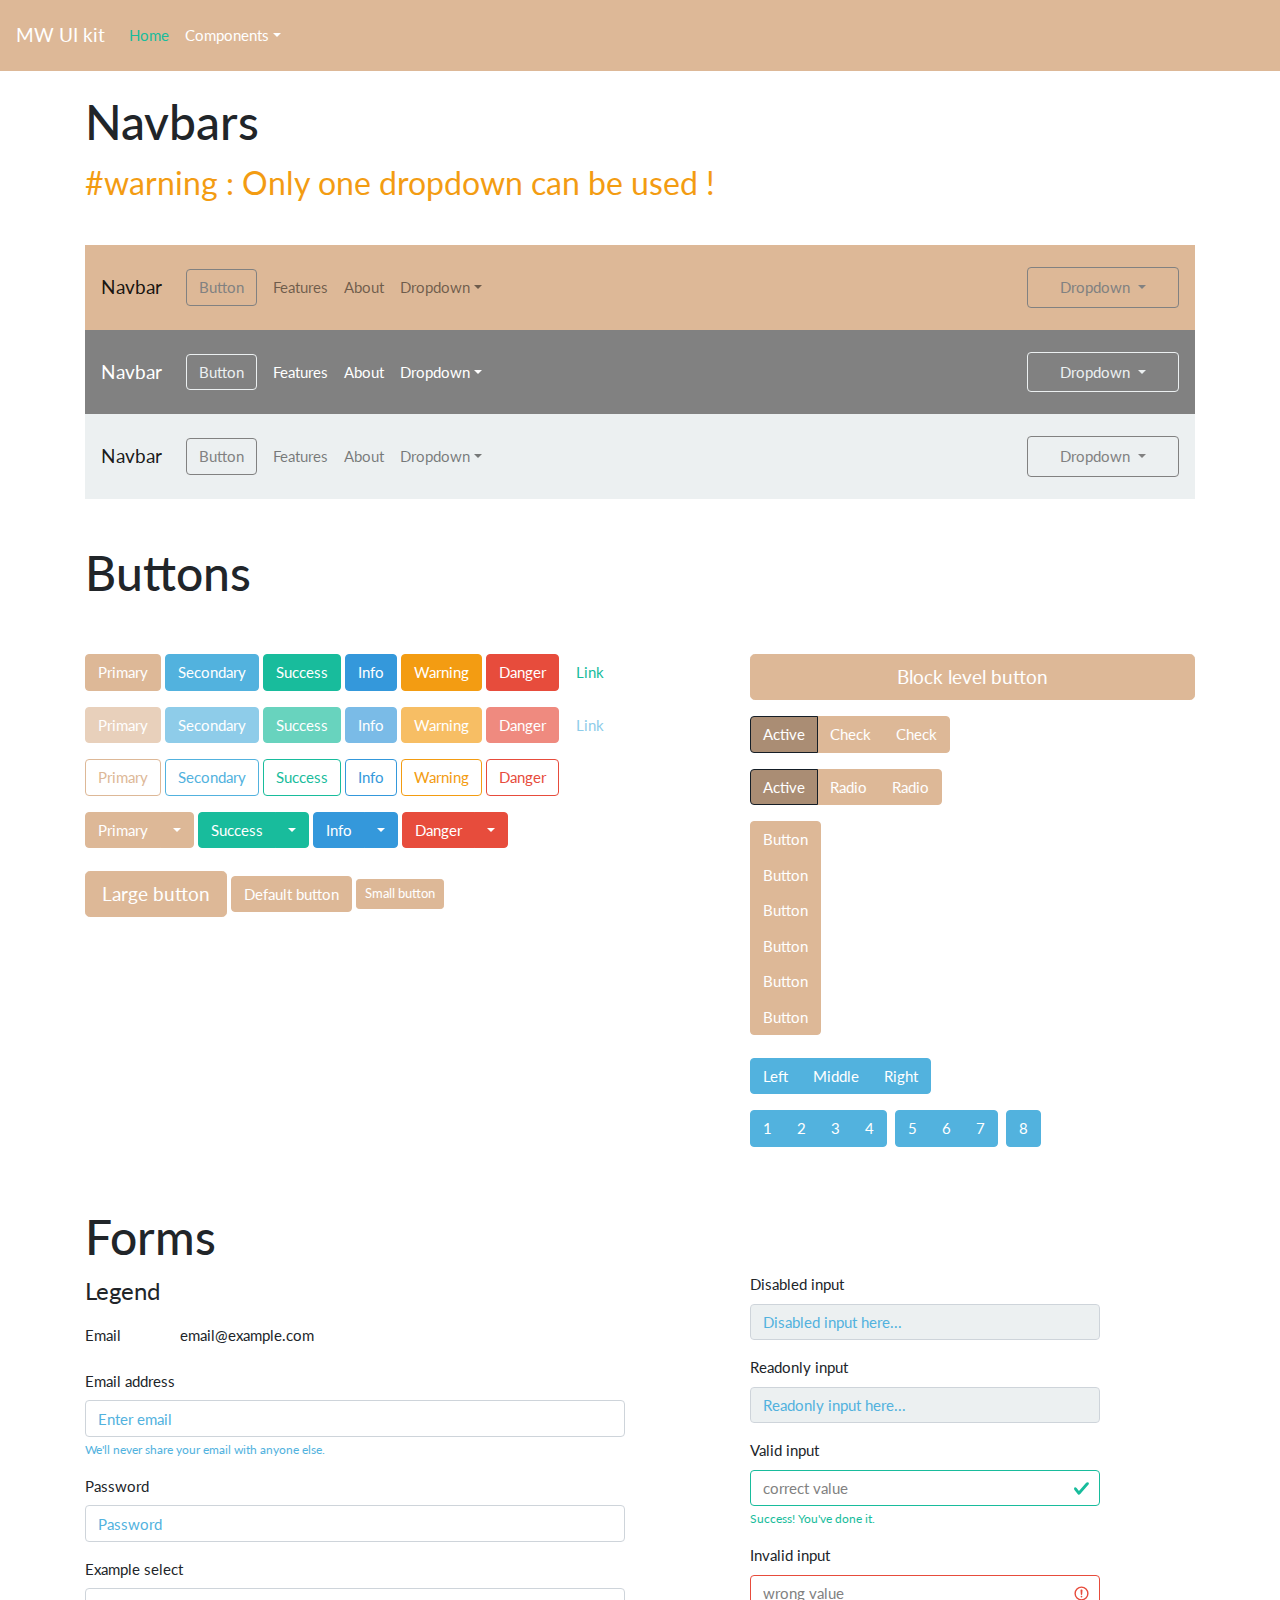
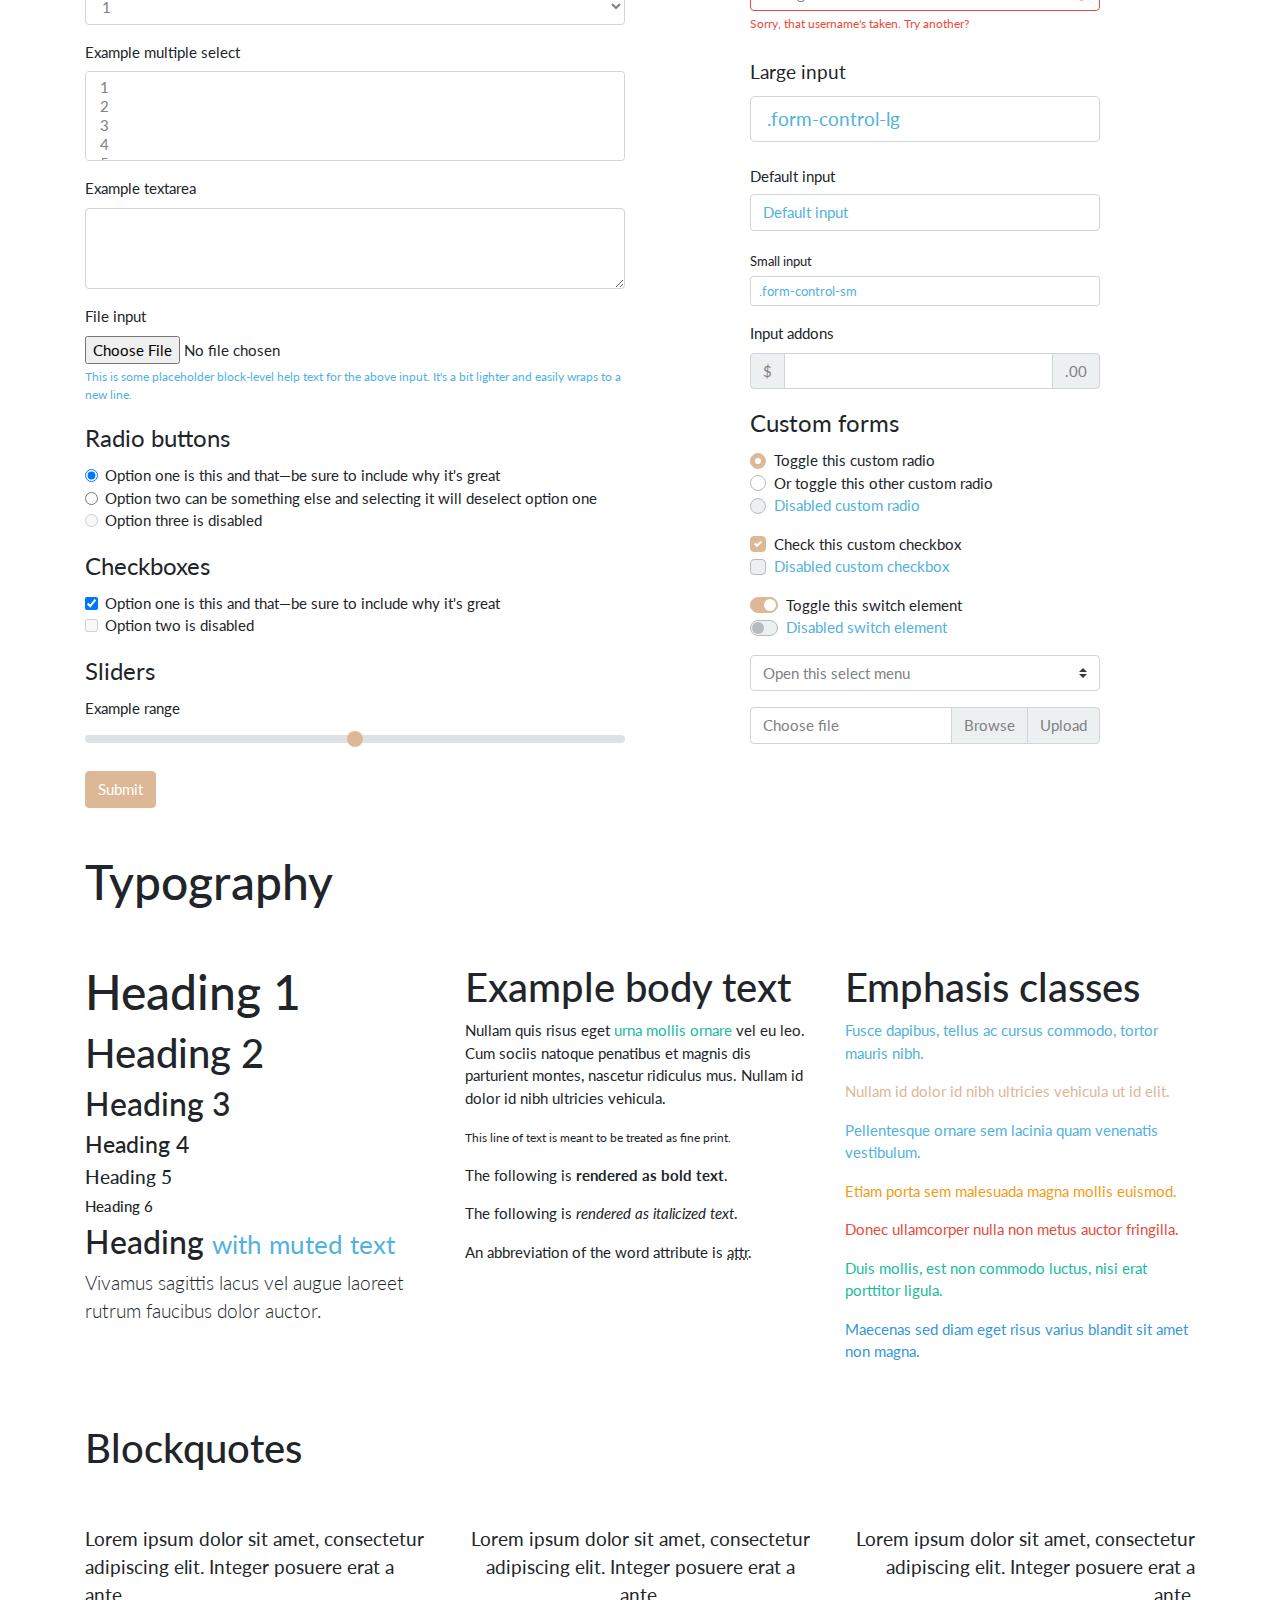
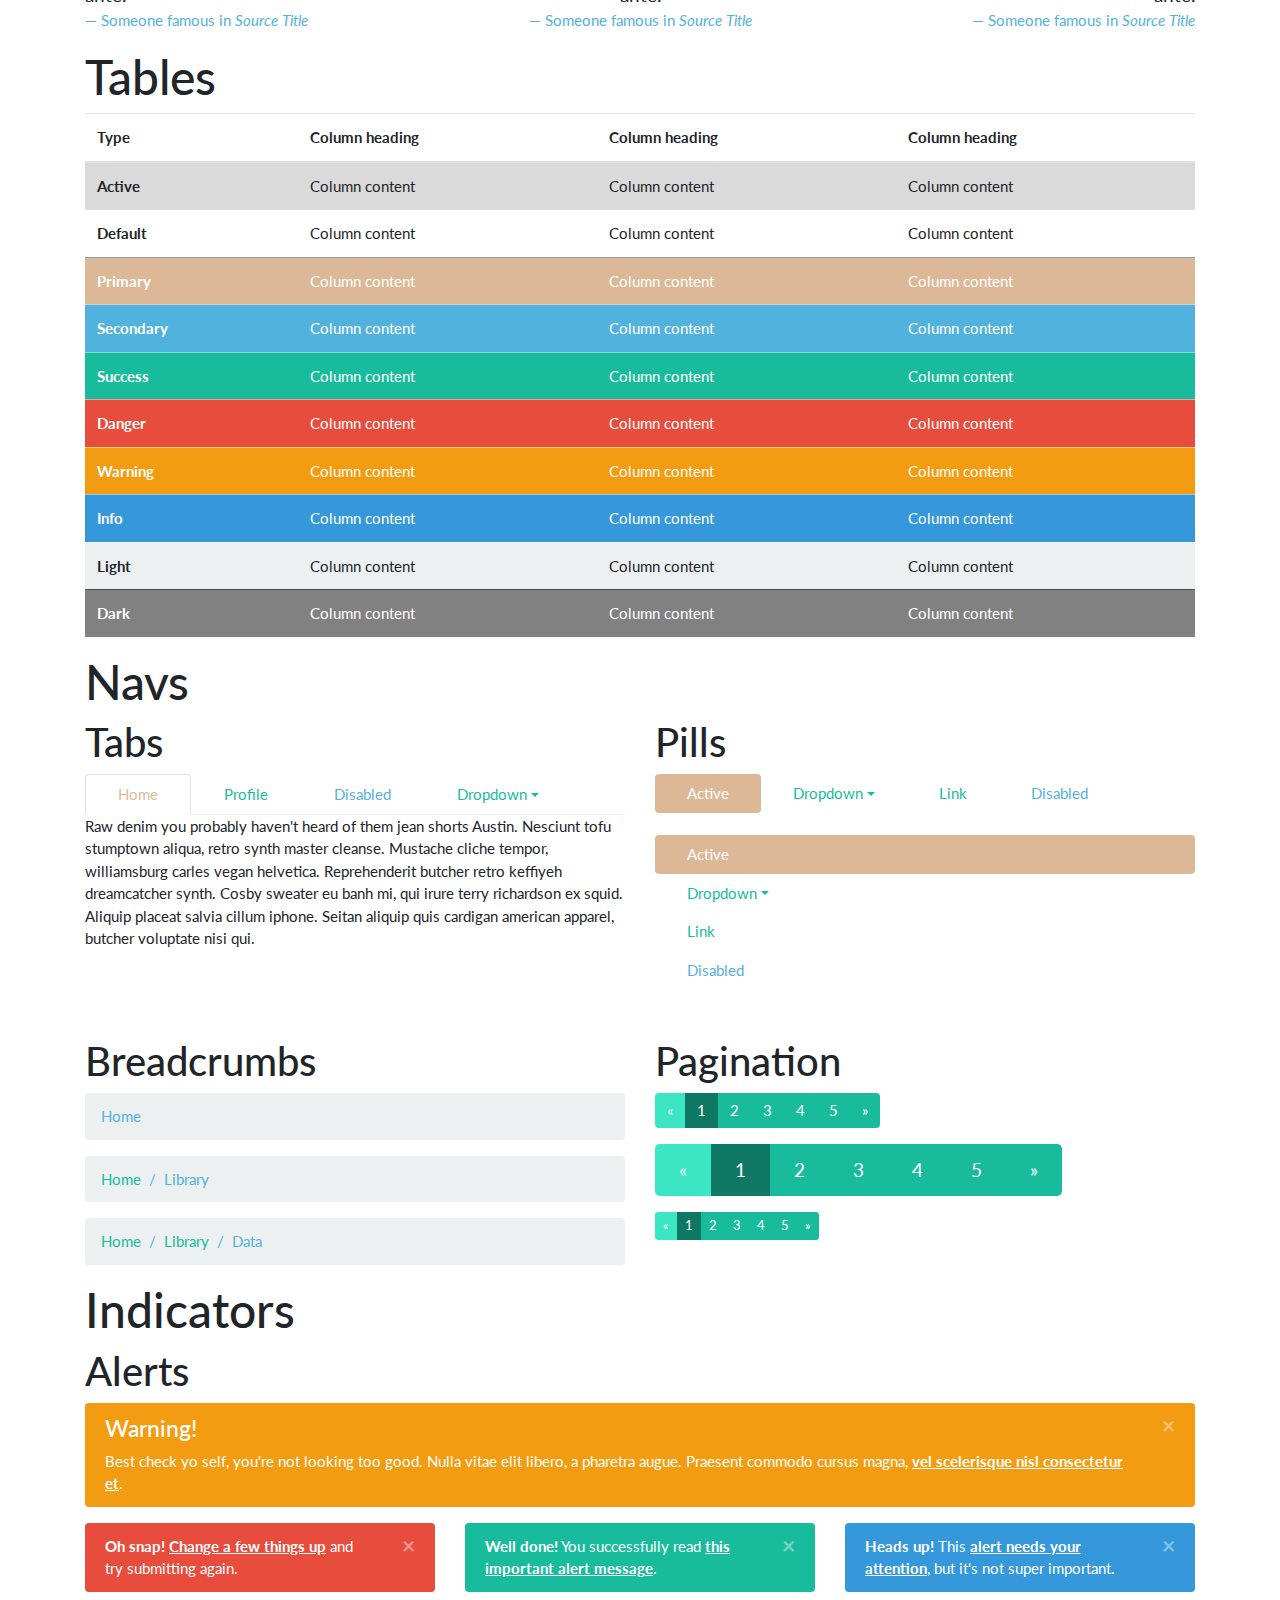
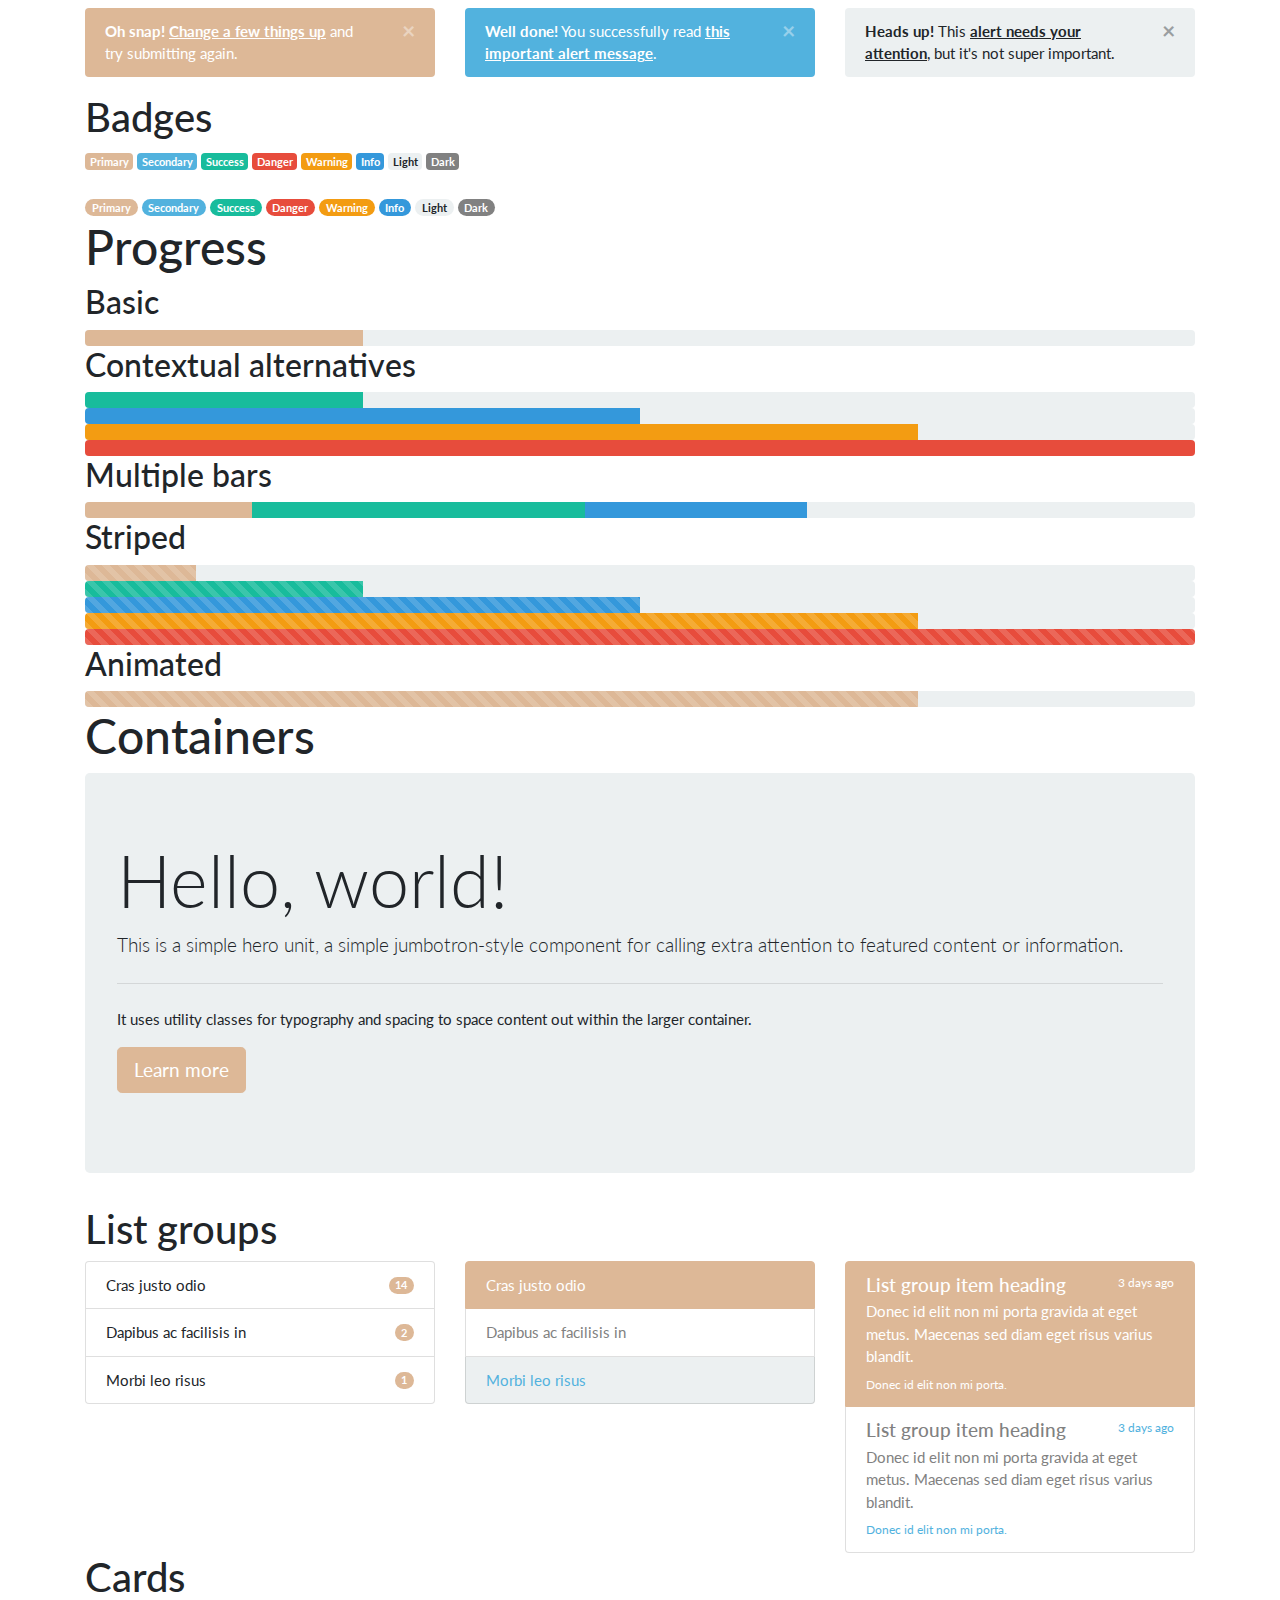
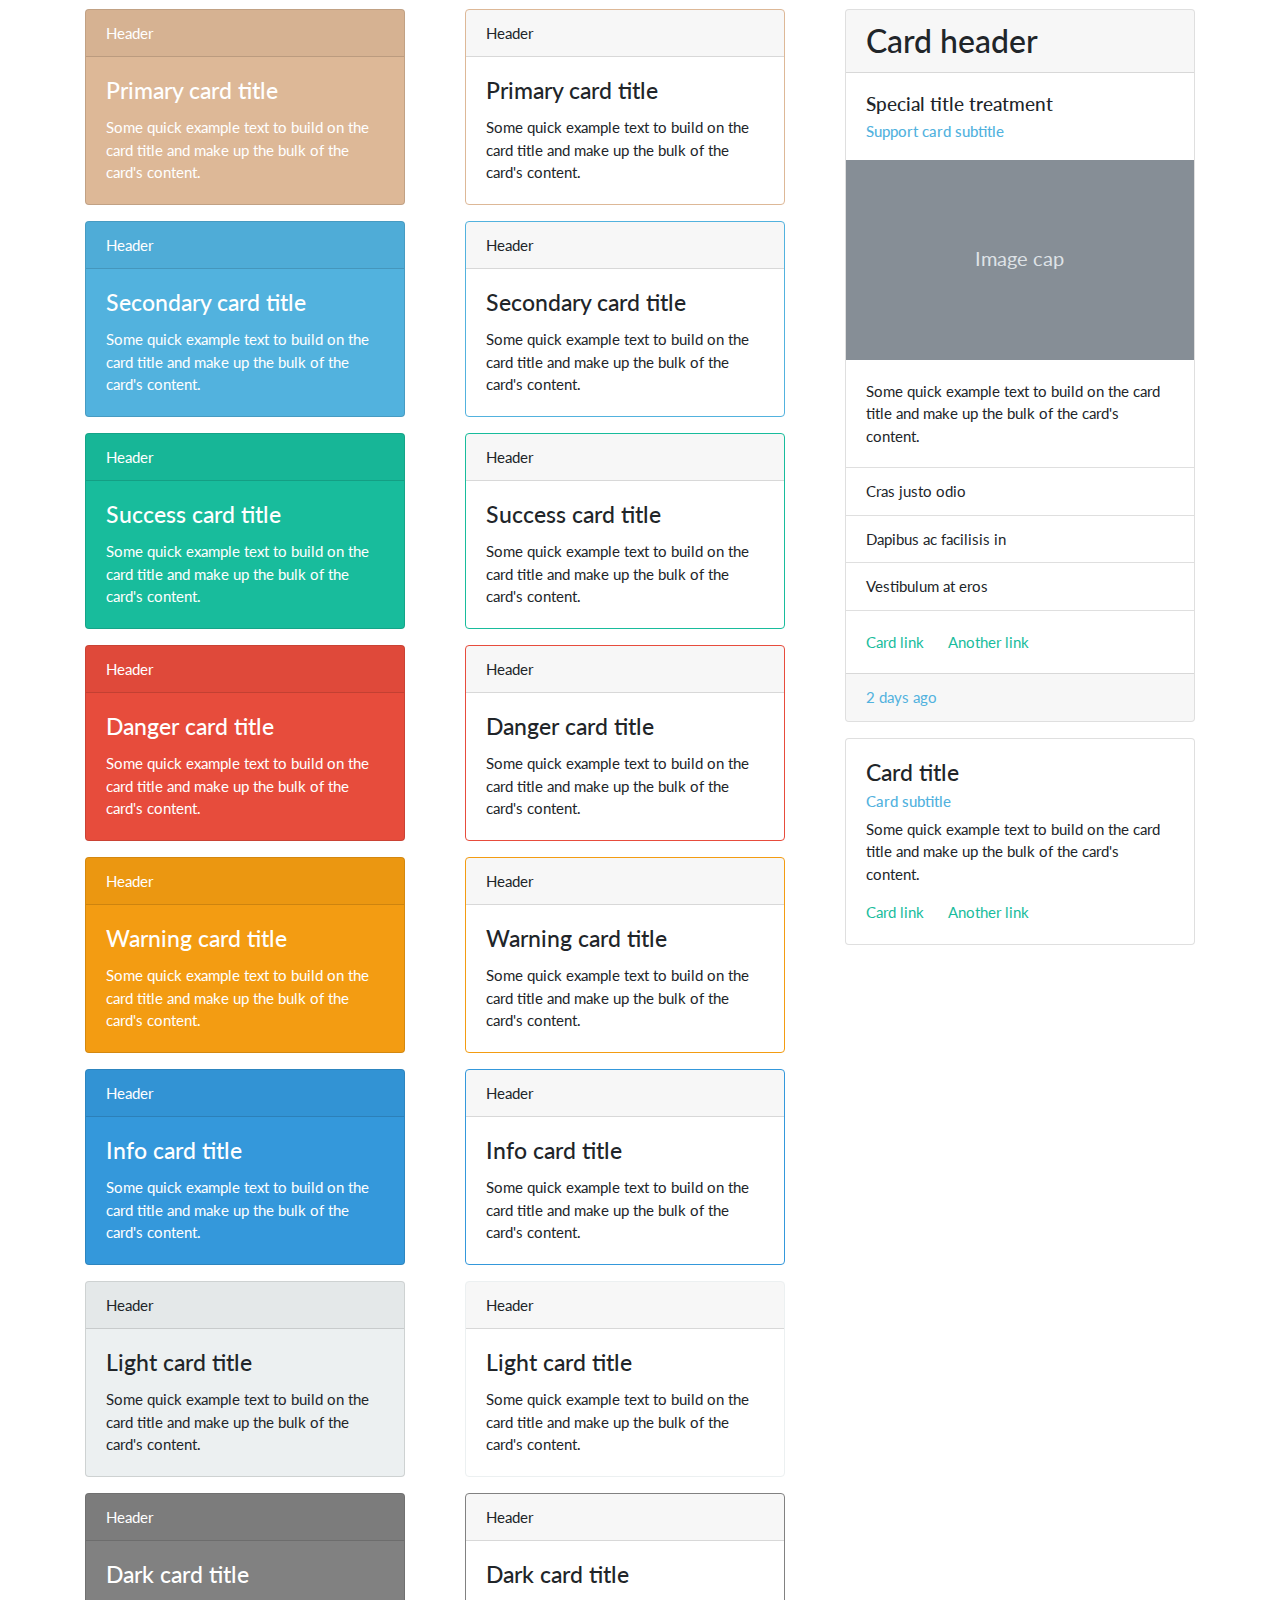
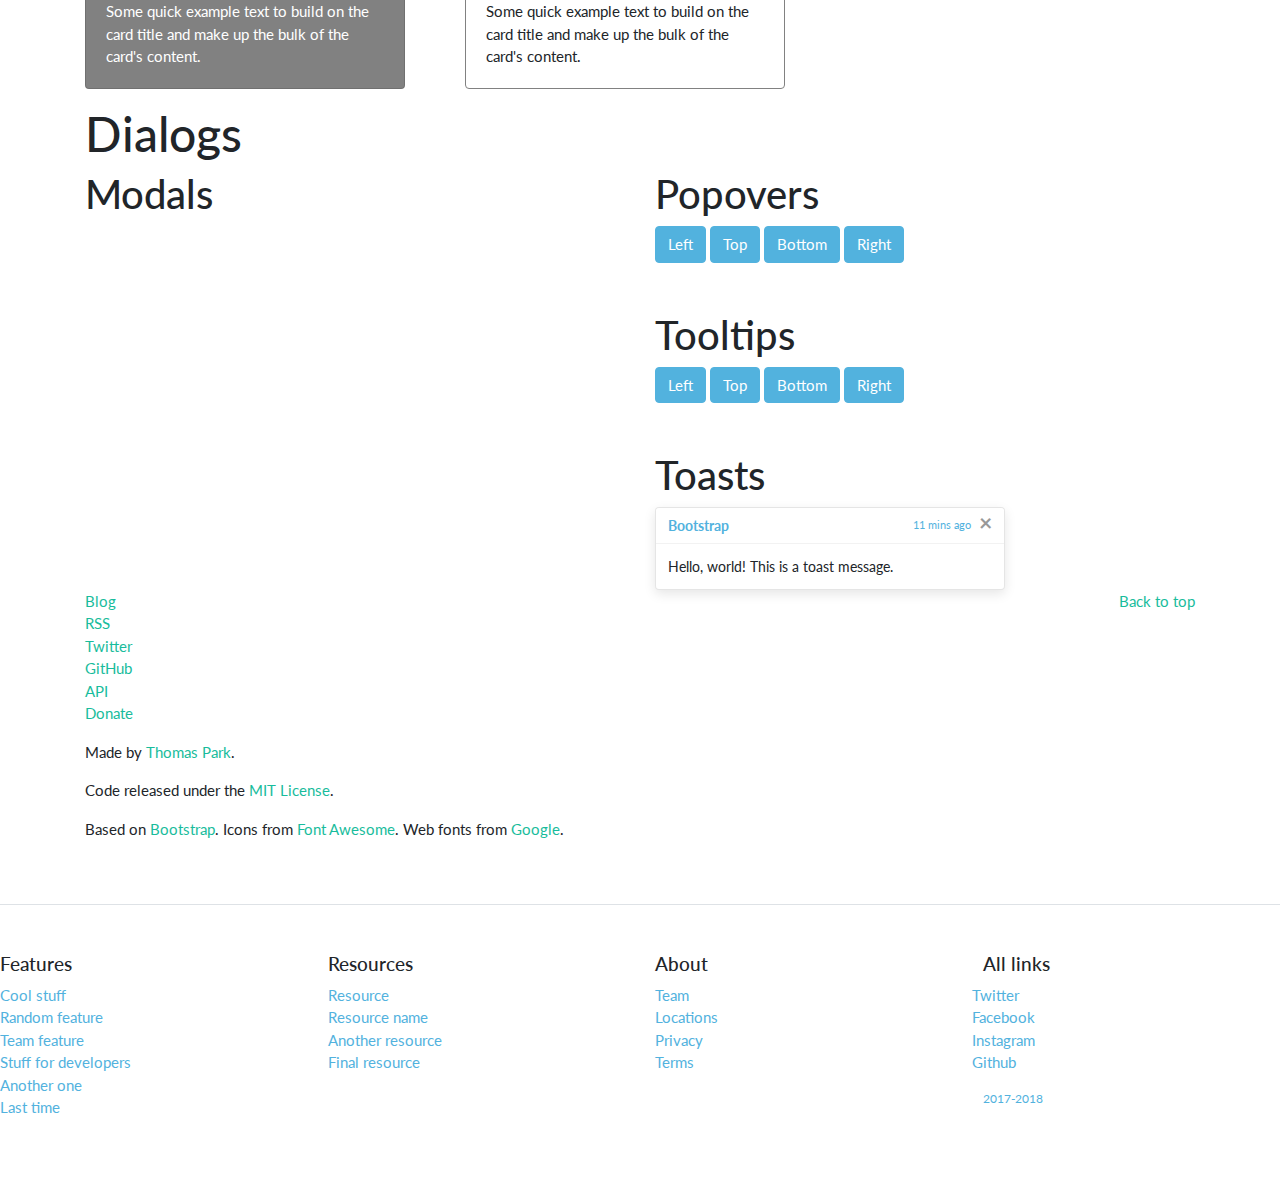
<file: index.html>
<!DOCTYPE html>
<html lang="en">
  <head>
    <meta charset="utf-8">
    <title>Bootswatch: Flatly</title>
    <meta name="viewport" content="width=device-width, initial-scale=1">
    <link rel="stylesheet" href="style.css">

    <link rel="stylesheet" href="https://use.fontawesome.com/releases/v5.15.1/css/all.css" integrity="sha384-vp86vTRFVJgpjF9jiIGPEEqYqlDwgyBgEF109VFjmqGmIY/Y4HV4d3Gp2irVfcrp" crossorigin="anonymous">


    <!-- <link rel="stylesheet" href="../_assets/css/custom.min.css"> -->
    <!-- Global Site Tag (gtag.js) - Google Analytics -->
    <script async src="https://www.googletagmanager.com/gtag/js?id=UA-23019901-1"></script>
    <script>
      window.dataLayer = window.dataLayer || [];
      function gtag(){dataLayer.push(arguments);}
      gtag('js', new Date());

      gtag('config', 'UA-23019901-1');
    </script>

    <link href="https://fonts.googleapis.com/css2?family=Headland+One&family=Open+Sans&display=swap" rel="stylesheet"> 
  </head>

  <body>

    <div class="bs-component sticky-top">
      <nav class="navbar navbar-expand-lg navbar-dark bg-primary">
        <a class="navbar-brand" href="index.html">MW UI kit</a>
        <button class="navbar-toggler" type="button" data-toggle="collapse" data-target="#navbarColor00" aria-controls="navbarColor00" aria-expanded="false" aria-label="Toggle navigation">
          <span class="navbar-toggler-icon"></span>
        </button>

        <div class="collapse navbar-collapse" id="navbarColor00">
          <ul class="navbar-nav mr-auto">
            <li class="nav-item active">
              <a class="nav-link" href="index.html">Home
                <span class="sr-only">(current)</span>
              </a>
            </li>
            <li class="nav-item dropdown">
              <a class="nav-link dropdown-toggle" data-toggle="dropdown" href="#" role="button" aria-haspopup="true" aria-expanded="false">Components</a>
              <div class="dropdown-menu">
                <a class="dropdown-item" href="navbar.html">Navbar</a>
                <a class="dropdown-item" href="footer.html">Footer</a>
                <a class="dropdown-item" href="forms.html">Forms</a>
                <a class="dropdown-item" href="banners.html">Banners</a>
                <div class="dropdown-divider"></div>
                <a class="dropdown-item" href="cards.html">Cards</a>
                <a class="dropdown-item" href="cards_list.html">Cards list</a>
                <div class="dropdown-divider"></div>
                <a class="dropdown-item" href="comments.html">Comments</a>
                <a class="dropdown-item" href="comments_list.html">Comments list</a>
                <div class="dropdown-divider"></div>
                <a class="dropdown-item" href="landing_pages.html">Landing pages</a>
                <a class="dropdown-item" href="elements.html">Elements</a>
                <a class="dropdown-item" href="my_organism.html">My organism</a>
              </div>
            </li>
          </ul>
        </div>
      </nav>
    </div>

    <div class="container">
      <!-- <div class="page-header" id="banner">
        <div class="row">
          <div class="col-lg-8 col-md-7 col-sm-6">
            <h1>Flatly</h1>
            <p class="lead">Flat and modern</p>
          </div>
        </div>
      </div> -->

      <!-- Navbar
      ================================================== -->
      <div class="bs-docs-section clearfix">
        <div class="row">
          <div class="col-lg-12">
            <br>
            <div class="page-header">
              <h1 id="navbars">Navbars</h1>
              <p class="text-warning" style="font-size:xx-large;">#warning : Only one dropdown can be used !</p>
            </div>
            <br>
            <div class="bs-component">
              <nav class="navbar navbar-expand-lg navbar-light bg-primary">
                <a class="navbar-brand" href="#">Navbar</a>
                <a class="navbar-toggler" href="#" style="border: none;">Kit UI MW</a>
                <button class="navbar-toggler" type="button" data-toggle="collapse" data-target="#navbarColor01" aria-controls="navbarColor01" aria-expanded="false" aria-label="Toggle navigation">
                  <span class="navbar-toggler-icon"></span>
                </button>
    
                <div class="collapse navbar-collapse" id="navbarColor01">
                  <ul class="navbar-nav mr-auto">
                    <li class="nav-item">
                      <a class="nav-link" href="#"><button class="btn btn-outline-dark">Button</button></a>
                    </li>
                    <li class="nav-item my-auto">
                      <a class="nav-link" href="#">Features</a>
                    </li>
                    <li class="nav-item my-auto">
                      <a class="nav-link" href="#">About</a>
                    </li>
                    <li class="nav-item dropdown my-auto">
                      <a class="nav-link dropdown-toggle" data-toggle="dropdown" href="#" role="button" aria-haspopup="true" aria-expanded="false">Dropdown</a>
                      <div class="dropdown-menu">
                        <a class="dropdown-item" href="#">Action</a>
                        <a class="dropdown-item" href="#">Another action</a>
                        <a class="dropdown-item" href="#">Something else here</a>
                        <div class="dropdown-divider"></div>
                        <a class="dropdown-item" href="#">Separated link</a>
                      </div>
                    </li>
                  </ul>
    
                  <a class="nav-link btn btn-outline-dark dropdown-toggle" href="#" id="navbarDropdownMenuLink" role="button" data-toggle="dropdown" aria-haspopup="true" aria-expanded="false">
                    Dropdown
                  </a>
                  <div class="dropdown-menu dropdown-menu-right">
                    <a class="dropdown-item" href="#">Action</a>
                    <a class="dropdown-item" href="#">Another action</a>
                    <a class="dropdown-item" href="#">Something else here</a>
                    <div class="dropdown-divider"></div>
                    <a class="dropdown-item" href="#">Separated link</a>
                  </div>
                </div>
              </nav>
            </div>
    
            <div class="bs-component">
              <nav class="navbar navbar-expand-lg navbar-dark bg-dark">
                <a class="navbar-brand" href="#">Navbar</a>
                <a class="navbar-toggler" href="#" style="border: none;">Kit UI MW</a>
                <button class="navbar-toggler" type="button" data-toggle="collapse" data-target="#navbarColor02" aria-controls="navbarColor02" aria-expanded="false" aria-label="Toggle navigation">
                  <span class="navbar-toggler-icon"></span>
                </button>
    
                <div class="collapse navbar-collapse" id="navbarColor02">
                  <ul class="navbar-nav mr-auto">
                    <li class="nav-item">
                      <a class="nav-link" href="#"><button class="btn btn-outline-light">Button</button></a>
                    </li>
                    <li class="nav-item my-auto">
                      <a class="nav-link" href="#">Features</a>
                    </li>
                    <li class="nav-item my-auto">
                      <a class="nav-link" href="#">About</a>
                    </li>
                    <li class="nav-item dropdown my-auto">
                      <a class="nav-link dropdown-toggle" data-toggle="dropdown" href="#" role="button" aria-haspopup="true" aria-expanded="false">Dropdown</a>
                      <div class="dropdown-menu">
                        <a class="dropdown-item" href="#">Action</a>
                        <a class="dropdown-item" href="#">Another action</a>
                        <a class="dropdown-item" href="#">Something else here</a>
                        <div class="dropdown-divider"></div>
                        <a class="dropdown-item" href="#">Separated link</a>
                      </div>
                    </li>
                  </ul>
    
                  <a class="nav-link btn btn-outline-light dropdown-toggle" href="#" id="navbarDropdownMenuLink" role="button" data-toggle="dropdown" aria-haspopup="true" aria-expanded="false">
                    Dropdown
                  </a>
                  <div class="dropdown-menu dropdown-menu-right">
                    <a class="dropdown-item" href="#">Action</a>
                    <a class="dropdown-item" href="#">Another action</a>
                    <a class="dropdown-item" href="#">Something else here</a>
                    <div class="dropdown-divider"></div>
                    <a class="dropdown-item" href="#">Separated link</a>
                  </div>
                </div>
              </nav>
            </div>
    
            <div class="bs-component">
              <nav class="navbar navbar-expand-lg navbar-light bg-light">
                <a class="navbar-brand" href="#">Navbar</a>
                <a class="navbar-toggler" href="#" style="border: none;">Kit UI MW</a>
                <button class="navbar-toggler" type="button" data-toggle="collapse" data-target="#navbarColor03" aria-controls="navbarColor03" aria-expanded="false" aria-label="Toggle navigation">
                  <span class="navbar-toggler-icon"></span>
                </button>
    
                <div class="collapse navbar-collapse" id="navbarColor03">
                  <ul class="navbar-nav mr-auto">
                    <li class="nav-item">
                      <a class="nav-link" href="#"><button class="btn btn-outline-dark">Button</button></a>
                    </li>
                    <li class="nav-item my-auto">
                      <a class="nav-link" href="#">Features</a>
                    </li>
                    <li class="nav-item my-auto">
                      <a class="nav-link" href="#">About</a>
                    </li>
                    <li class="nav-item dropdown my-auto">
                      <a class="nav-link dropdown-toggle" data-toggle="dropdown" href="#" role="button" aria-haspopup="true" aria-expanded="false">Dropdown</a>
                      <div class="dropdown-menu">
                        <a class="dropdown-item" href="#">Action</a>
                        <a class="dropdown-item" href="#">Another action</a>
                        <a class="dropdown-item" href="#">Something else here</a>
                        <div class="dropdown-divider"></div>
                        <a class="dropdown-item" href="#">Separated link</a>
                      </div>
                    </li>
                  </ul>
    
                  <a class="nav-link btn btn-outline-dark dropdown-toggle" href="#" id="navbarDropdownMenuLink" role="button" data-toggle="dropdown" aria-haspopup="true" aria-expanded="false">
                    Dropdown
                  </a>
                  <div class="dropdown-menu dropdown-menu-right">
                    <a class="dropdown-item" href="#">Action</a>
                    <a class="dropdown-item" href="#">Another action</a>
                    <a class="dropdown-item" href="#">Something else here</a>
                    <div class="dropdown-divider"></div>
                    <a class="dropdown-item" href="#">Separated link</a>
                  </div>
                </div>
              </nav>
            </div>
          </div>
        </div>
      </div>

      <br><br>
      <!-- Buttons
      ================================================== -->
      <div class="bs-docs-section">
        <div class="page-header">
          <div class="row">
            <div class="col-lg-12">
              <h1 id="buttons">Buttons</h1>
            </div>
          </div>
        </div>

        <br><br>

        <div class="row">
          <div class="col-lg-7">
            <p class="bs-component">
              <button type="button" class="btn btn-primary">Primary</button>
              <button type="button" class="btn btn-secondary">Secondary</button>
              <button type="button" class="btn btn-success">Success</button>
              <button type="button" class="btn btn-info">Info</button>
              <button type="button" class="btn btn-warning">Warning</button>
              <button type="button" class="btn btn-danger">Danger</button>
              <button type="button" class="btn btn-link">Link</button>
            </p>

            <p class="bs-component">
              <button type="button" class="btn btn-primary disabled">Primary</button>
              <button type="button" class="btn btn-secondary disabled">Secondary</button>
              <button type="button" class="btn btn-success disabled">Success</button>
              <button type="button" class="btn btn-info disabled">Info</button>
              <button type="button" class="btn btn-warning disabled">Warning</button>
              <button type="button" class="btn btn-danger disabled">Danger</button>
              <button type="button" class="btn btn-link disabled">Link</button>
            </p>

            <p class="bs-component">
              <button type="button" class="btn btn-outline-primary">Primary</button>
              <button type="button" class="btn btn-outline-secondary">Secondary</button>
              <button type="button" class="btn btn-outline-success">Success</button>
              <button type="button" class="btn btn-outline-info">Info</button>
              <button type="button" class="btn btn-outline-warning">Warning</button>
              <button type="button" class="btn btn-outline-danger">Danger</button>
            </p>

            <div class="bs-component">
              <div class="btn-group" role="group" aria-label="Button group with nested dropdown">
                <button type="button" class="btn btn-primary">Primary</button>
                <div class="btn-group" role="group">
                  <button id="btnGroupDrop1" type="button" class="btn btn-primary dropdown-toggle" data-toggle="dropdown" aria-haspopup="true" aria-expanded="false"></button>
                  <div class="dropdown-menu" aria-labelledby="btnGroupDrop1">
                    <a class="dropdown-item" href="#">Dropdown link</a>
                    <a class="dropdown-item" href="#">Dropdown link</a>
                  </div>
                </div>
              </div>

              <div class="btn-group" role="group" aria-label="Button group with nested dropdown">
                <button type="button" class="btn btn-success">Success</button>
                <div class="btn-group" role="group">
                  <button id="btnGroupDrop2" type="button" class="btn btn-success dropdown-toggle" data-toggle="dropdown" aria-haspopup="true" aria-expanded="false"></button>
                  <div class="dropdown-menu" aria-labelledby="btnGroupDrop2">
                    <a class="dropdown-item" href="#">Dropdown link</a>
                    <a class="dropdown-item" href="#">Dropdown link</a>
                  </div>
                </div>
              </div>

              <div class="btn-group" role="group" aria-label="Button group with nested dropdown">
                <button type="button" class="btn btn-info">Info</button>
                <div class="btn-group" role="group">
                  <button id="btnGroupDrop3" type="button" class="btn btn-info dropdown-toggle" data-toggle="dropdown" aria-haspopup="true" aria-expanded="false"></button>
                  <div class="dropdown-menu" aria-labelledby="btnGroupDrop3">
                    <a class="dropdown-item" href="#">Dropdown link</a>
                    <a class="dropdown-item" href="#">Dropdown link</a>
                  </div>
                </div>
              </div>

              <div class="btn-group" role="group" aria-label="Button group with nested dropdown">
                <button type="button" class="btn btn-danger">Danger</button>
                <div class="btn-group" role="group">
                  <button id="btnGroupDrop4" type="button" class="btn btn-danger dropdown-toggle" data-toggle="dropdown" aria-haspopup="true" aria-expanded="false"></button>
                  <div class="dropdown-menu" aria-labelledby="btnGroupDrop4">
                    <a class="dropdown-item" href="#">Dropdown link</a>
                    <a class="dropdown-item" href="#">Dropdown link</a>
                  </div>
                </div>
              </div>
            </div>

            <br>

            <div class="bs-component">
              <button type="button" class="btn btn-primary btn-lg">Large button</button>
              <button type="button" class="btn btn-primary">Default button</button>
              <button type="button" class="btn btn-primary btn-sm">Small button</button>
            </div>
          </div>
          <div class="col-lg-5">
            <p class="bs-component">
              <button type="button" class="btn btn-primary btn-lg btn-block">Block level button</button>
            </p>

            <div class="bs-component mb-3">
              <div class="btn-group btn-group-toggle" data-toggle="buttons">
                <label class="btn btn-primary active">
                  <input type="checkbox" checked autocomplete="off"> Active
                </label>
                <label class="btn btn-primary">
                  <input type="checkbox" autocomplete="off"> Check
                </label>
                <label class="btn btn-primary">
                  <input type="checkbox" autocomplete="off"> Check
                </label>
              </div>
            </div>

            <div class="bs-component mb-3">
              <div class="btn-group btn-group-toggle" data-toggle="buttons">
                <label class="btn btn-primary active">
                  <input type="radio" name="options" id="option1" autocomplete="off" checked> Active
                </label>
                <label class="btn btn-primary">
                  <input type="radio" name="options" id="option2" autocomplete="off"> Radio
                </label>
                <label class="btn btn-primary">
                  <input type="radio" name="options" id="option3" autocomplete="off"> Radio
                </label>
              </div>
            </div>

            <div class="bs-component">
              <div class="btn-group-vertical">
                <button type="button" class="btn btn-primary">Button</button>
                <button type="button" class="btn btn-primary">Button</button>
                <button type="button" class="btn btn-primary">Button</button>
                <button type="button" class="btn btn-primary">Button</button>
                <button type="button" class="btn btn-primary">Button</button>
                <button type="button" class="btn btn-primary">Button</button>
              </div>
            </div>

            <br>

            <div class="bs-component mb-3">
              <div class="btn-group" role="group" aria-label="Basic example">
                <button type="button" class="btn btn-secondary">Left</button>
                <button type="button" class="btn btn-secondary">Middle</button>
                <button type="button" class="btn btn-secondary">Right</button>
              </div>
            </div>

            <div class="bs-component mb-3">
              <div class="btn-toolbar" role="toolbar" aria-label="Toolbar with button groups">
                <div class="btn-group mr-2" role="group" aria-label="First group">
                  <button type="button" class="btn btn-secondary">1</button>
                  <button type="button" class="btn btn-secondary">2</button>
                  <button type="button" class="btn btn-secondary">3</button>
                  <button type="button" class="btn btn-secondary">4</button>
                </div>
                <div class="btn-group mr-2" role="group" aria-label="Second group">
                  <button type="button" class="btn btn-secondary">5</button>
                  <button type="button" class="btn btn-secondary">6</button>
                  <button type="button" class="btn btn-secondary">7</button>
                </div>
                <div class="btn-group" role="group" aria-label="Third group">
                  <button type="button" class="btn btn-secondary">8</button>
                </div>
              </div>
            </div>
          </div>
        </div>
      </div>

      <br><br>

      <!-- Forms
      ================================================== -->
      <div class="bs-docs-section">
        <div class="row">
          <div class="col-lg-12">
            <div class="page-header">
              <h1 id="forms">Forms</h1>
            </div>
          </div>
        </div>

        <div class="row">
          <div class="col-lg-6">
            <div class="bs-component">
              <form>
                <fieldset>
                  <legend>Legend</legend>
                  <div class="form-group row">
                    <label for="staticEmail" class="col-sm-2 col-form-label">Email</label>
                    <div class="col-sm-10">
                      <input type="text" readonly class="form-control-plaintext" id="staticEmail" value="email@example.com">
                    </div>
                  </div>
                  <div class="form-group">
                    <label for="exampleInputEmail1">Email address</label>
                    <input type="email" class="form-control" id="exampleInputEmail1" aria-describedby="emailHelp" placeholder="Enter email">
                    <small id="emailHelp" class="form-text text-muted">We'll never share your email with anyone else.</small>
                  </div>
                  <div class="form-group">
                    <label for="exampleInputPassword1">Password</label>
                    <input type="password" class="form-control" id="exampleInputPassword1" placeholder="Password">
                  </div>
                  <div class="form-group">
                    <label for="exampleSelect1">Example select</label>
                    <select class="form-control" id="exampleSelect1">
                      <option>1</option>
                      <option>2</option>
                      <option>3</option>
                      <option>4</option>
                      <option>5</option>
                    </select>
                  </div>
                  <div class="form-group">
                    <label for="exampleSelect2">Example multiple select</label>
                    <select multiple class="form-control" id="exampleSelect2">
                      <option>1</option>
                      <option>2</option>
                      <option>3</option>
                      <option>4</option>
                      <option>5</option>
                    </select>
                  </div>
                  <div class="form-group">
                    <label for="exampleTextarea">Example textarea</label>
                    <textarea class="form-control" id="exampleTextarea" rows="3"></textarea>
                  </div>
                  <div class="form-group">
                    <label for="exampleInputFile">File input</label>
                    <input type="file" class="form-control-file" id="exampleInputFile" aria-describedby="fileHelp">
                    <small id="fileHelp" class="form-text text-muted">This is some placeholder block-level help text for the above input. It's a bit lighter and easily wraps to a new line.</small>
                  </div>
                  <fieldset class="form-group">
                    <legend>Radio buttons</legend>
                    <div class="form-check">
                      <label class="form-check-label">
                        <input type="radio" class="form-check-input" name="optionsRadios" id="optionsRadios1" value="option1" checked>
                        Option one is this and that&mdash;be sure to include why it's great
                      </label>
                    </div>
                    <div class="form-check">
                      <label class="form-check-label">
                        <input type="radio" class="form-check-input" name="optionsRadios" id="optionsRadios2" value="option2">
                        Option two can be something else and selecting it will deselect option one
                      </label>
                    </div>
                    <div class="form-check disabled">
                      <label class="form-check-label">
                        <input type="radio" class="form-check-input" name="optionsRadios" id="optionsRadios3" value="option3" disabled>
                        Option three is disabled
                      </label>
                    </div>
                  </fieldset>
                  <fieldset class="form-group">
                    <legend>Checkboxes</legend>
                    <div class="form-check">
                      <label class="form-check-label">
                        <input class="form-check-input" type="checkbox" value="" checked>
                        Option one is this and that&mdash;be sure to include why it's great
                      </label>
                    </div>
                    <div class="form-check disabled">
                      <label class="form-check-label">
                        <input class="form-check-input" type="checkbox" value="" disabled>
                        Option two is disabled
                      </label>
                    </div>
                  </fieldset>
                  <fieldset class="form-group">
                    <legend>Sliders</legend>
                    <label for="customRange1">Example range</label>
                    <input type="range" class="custom-range" id="customRange1">
                  </fieldset>
                  <button type="submit" class="btn btn-primary">Submit</button>
                </fieldset>
              </form>
            </div>
          </div>
          <div class="col-lg-4 offset-lg-1">
            <form class="bs-component">
              <div class="form-group">
                <fieldset disabled>
                  <label class="control-label" for="disabledInput">Disabled input</label>
                  <input class="form-control" id="disabledInput" type="text" placeholder="Disabled input here..." disabled>
                </fieldset>
              </div>

              <div class="form-group">
                <fieldset>
                  <label class="control-label" for="readOnlyInput">Readonly input</label>
                  <input class="form-control" id="readOnlyInput" type="text" placeholder="Readonly input here..." readonly>
                </fieldset>
              </div>

              <div class="form-group has-success">
                <label class="form-control-label" for="inputValid">Valid input</label>
                <input type="text" value="correct value" class="form-control is-valid" id="inputValid">
                <div class="valid-feedback">Success! You've done it.</div>
              </div>

              <div class="form-group has-danger">
                <label class="form-control-label" for="inputInvalid">Invalid input</label>
                <input type="text" value="wrong value" class="form-control is-invalid" id="inputInvalid">
                <div class="invalid-feedback">Sorry, that username's taken. Try another?</div>
              </div>

              <div class="form-group">
                <label class="col-form-label col-form-label-lg" for="inputLarge">Large input</label>
                <input class="form-control form-control-lg" type="text" placeholder=".form-control-lg" id="inputLarge">
              </div>

              <div class="form-group">
                <label class="col-form-label" for="inputDefault">Default input</label>
                <input type="text" class="form-control" placeholder="Default input" id="inputDefault">
              </div>

              <div class="form-group">
                <label class="col-form-label col-form-label-sm" for="inputSmall">Small input</label>
                <input class="form-control form-control-sm" type="text" placeholder=".form-control-sm" id="inputSmall">
              </div>

              <div class="form-group">
                <label class="control-label">Input addons</label>
                <div class="form-group">
                  <div class="input-group mb-3">
                    <div class="input-group-prepend">
                      <span class="input-group-text">$</span>
                    </div>
                    <input type="text" class="form-control" aria-label="Amount (to the nearest dollar)">
                    <div class="input-group-append">
                      <span class="input-group-text">.00</span>
                    </div>
                  </div>
                </div>
              </div>
            </form>

            <div class="bs-component">
              <fieldset>
                <legend>Custom forms</legend>
                <div class="form-group">
                  <div class="custom-control custom-radio">
                    <input type="radio" id="customRadio1" name="customRadio" class="custom-control-input" checked>
                    <label class="custom-control-label" for="customRadio1">Toggle this custom radio</label>
                  </div>
                  <div class="custom-control custom-radio">
                    <input type="radio" id="customRadio2" name="customRadio" class="custom-control-input">
                    <label class="custom-control-label" for="customRadio2">Or toggle this other custom radio</label>
                  </div>
                  <div class="custom-control custom-radio">
                    <input type="radio" id="customRadio3" name="customRadio" class="custom-control-input" disabled>
                    <label class="custom-control-label" for="customRadio3">Disabled custom radio</label>
                  </div>
                </div>
                <div class="form-group">
                  <div class="custom-control custom-checkbox">
                    <input type="checkbox" class="custom-control-input" id="customCheck1" checked>
                    <label class="custom-control-label" for="customCheck1">Check this custom checkbox</label>
                  </div>
                  <div class="custom-control custom-checkbox">
                    <input type="checkbox" class="custom-control-input" id="customCheck2" disabled>
                    <label class="custom-control-label" for="customCheck2">Disabled custom checkbox</label>
                  </div>
                </div>
                <div class="form-group">
                  <div class="custom-control custom-switch">
                    <input type="checkbox" class="custom-control-input" id="customSwitch1" checked>
                    <label class="custom-control-label" for="customSwitch1">Toggle this switch element</label>
                  </div>
                  <div class="custom-control custom-switch">
                    <input type="checkbox" class="custom-control-input" disabled id="customSwitch2">
                    <label class="custom-control-label" for="customSwitch2">Disabled switch element</label>
                  </div>
                </div>
                <div class="form-group">
                  <select class="custom-select">
                    <option selected>Open this select menu</option>
                    <option value="1">One</option>
                    <option value="2">Two</option>
                    <option value="3">Three</option>
                  </select>
                </div>
                <div class="form-group">
                  <div class="input-group mb-3">
                    <div class="custom-file">
                      <input type="file" class="custom-file-input" id="inputGroupFile02">
                      <label class="custom-file-label" for="inputGroupFile02">Choose file</label>
                    </div>
                    <div class="input-group-append">
                      <span class="input-group-text">Upload</span>
                    </div>
                  </div>
                </div>
              </fieldset>
            </div>
          </div>
        </div>
      </div>

      <br><br>
      <!-- Typography
      ================================================== -->
      <div class="bs-docs-section">
        <div class="row">
          <div class="col-lg-12">
            <div class="page-header">
              <h1 id="typography">Typography</h1>
            </div>
          </div>
        </div>

        <br><br>

        <!-- Headings -->

        <div class="row">
          <div class="col-lg-4">
            <div class="bs-component">
              <h1>Heading 1</h1>
              <h2>Heading 2</h2>
              <h3>Heading 3</h3>
              <h4>Heading 4</h4>
              <h5>Heading 5</h5>
              <h6>Heading 6</h6>
              <h3>
                Heading
                <small class="text-muted">with muted text</small>
              </h3>
              <p class="lead">Vivamus sagittis lacus vel augue laoreet rutrum faucibus dolor auctor.</p>
            </div>
          </div>
          <div class="col-lg-4">
            <div class="bs-component">
              <h2>Example body text</h2>
              <p>Nullam quis risus eget <a href="#">urna mollis ornare</a> vel eu leo. Cum sociis natoque penatibus et magnis dis parturient montes, nascetur ridiculus mus. Nullam id dolor id nibh ultricies vehicula.</p>
              <p><small>This line of text is meant to be treated as fine print.</small></p>
              <p>The following is <strong>rendered as bold text</strong>.</p>
              <p>The following is <em>rendered as italicized text</em>.</p>
              <p>An abbreviation of the word attribute is <abbr title="attribute">attr</abbr>.</p>
            </div>
          </div>
          <div class="col-lg-4">
            <div class="bs-component">
              <h2>Emphasis classes</h2>
              <p class="text-muted">Fusce dapibus, tellus ac cursus commodo, tortor mauris nibh.</p>
              <p class="text-primary">Nullam id dolor id nibh ultricies vehicula ut id elit.</p>
              <p class="text-secondary">Pellentesque ornare sem lacinia quam venenatis vestibulum.</p>
              <p class="text-warning">Etiam porta sem malesuada magna mollis euismod.</p>
              <p class="text-danger">Donec ullamcorper nulla non metus auctor fringilla.</p>
              <p class="text-success">Duis mollis, est non commodo luctus, nisi erat porttitor ligula.</p>
              <p class="text-info">Maecenas sed diam eget risus varius blandit sit amet non magna.</p>
            </div>
          </div>
        </div>

        <br><br>
        <!-- Blockquotes -->

        <div class="row">
          <div class="col-lg-12">
            <h2 id="type-blockquotes">Blockquotes</h2>
          </div>
        </div>
        <br><br>

        <div class="row">
          <div class="col-lg-4">
            <div class="bs-component">
              <blockquote class="blockquote">
                <p class="mb-0">Lorem ipsum dolor sit amet, consectetur adipiscing elit. Integer posuere erat a ante.</p>
                <footer class="blockquote-footer">Someone famous in <cite title="Source Title">Source Title</cite></footer>
              </blockquote>
            </div>
          </div>
          <div class="col-lg-4">
            <div class="bs-component">
              <blockquote class="blockquote text-center">
                <p class="mb-0">Lorem ipsum dolor sit amet, consectetur adipiscing elit. Integer posuere erat a ante.</p>
                <footer class="blockquote-footer">Someone famous in <cite title="Source Title">Source Title</cite></footer>
              </blockquote>
            </div>
          </div>
          <div class="col-lg-4">
            <div class="bs-component">
              <blockquote class="blockquote text-right">
                <p class="mb-0">Lorem ipsum dolor sit amet, consectetur adipiscing elit. Integer posuere erat a ante.</p>
                <footer class="blockquote-footer">Someone famous in <cite title="Source Title">Source Title</cite></footer>
              </blockquote>
            </div>
          </div>
        </div>
      </div>

      <!-- Tables
      ================================================== -->
      <div class="bs-docs-section">
        <div class="row">
          <div class="col-lg-12">
            <div class="page-header">
              <h1 id="tables">Tables</h1>
            </div>

            <div class="bs-component">
              <table class="table table-hover">
                <thead>
                  <tr>
                    <th scope="col">Type</th>
                    <th scope="col">Column heading</th>
                    <th scope="col">Column heading</th>
                    <th scope="col">Column heading</th>
                  </tr>
                </thead>
                <tbody>
                  <tr class="table-active">
                    <th scope="row">Active</th>
                    <td>Column content</td>
                    <td>Column content</td>
                    <td>Column content</td>
                  </tr>
                  <tr>
                    <th scope="row">Default</th>
                    <td>Column content</td>
                    <td>Column content</td>
                    <td>Column content</td>
                  </tr>
                  <tr class="table-primary">
                    <th scope="row">Primary</th>
                    <td>Column content</td>
                    <td>Column content</td>
                    <td>Column content</td>
                  </tr>
                  <tr class="table-secondary">
                    <th scope="row">Secondary</th>
                    <td>Column content</td>
                    <td>Column content</td>
                    <td>Column content</td>
                  </tr>
                  <tr class="table-success">
                    <th scope="row">Success</th>
                    <td>Column content</td>
                    <td>Column content</td>
                    <td>Column content</td>
                  </tr>
                  <tr class="table-danger">
                    <th scope="row">Danger</th>
                    <td>Column content</td>
                    <td>Column content</td>
                    <td>Column content</td>
                  </tr>
                  <tr class="table-warning">
                    <th scope="row">Warning</th>
                    <td>Column content</td>
                    <td>Column content</td>
                    <td>Column content</td>
                  </tr>
                  <tr class="table-info">
                    <th scope="row">Info</th>
                    <td>Column content</td>
                    <td>Column content</td>
                    <td>Column content</td>
                  </tr>
                  <tr class="table-light">
                    <th scope="row">Light</th>
                    <td>Column content</td>
                    <td>Column content</td>
                    <td>Column content</td>
                  </tr>
                  <tr class="table-dark">
                    <th scope="row">Dark</th>
                    <td>Column content</td>
                    <td>Column content</td>
                    <td>Column content</td>
                  </tr>
                </tbody>
              </table>
            </div><!-- /example -->
          </div>
        </div>
      </div>


      <!-- Navs
      ================================================== -->
      <div class="bs-docs-section">
        <div class="row">
          <div class="col-lg-12">
            <div class="page-header">
              <h1 id="navs">Navs</h1>
            </div>
          </div>
        </div>

        <div class="row mb-5">
          <div class="col-lg-6">
            <h2 id="nav-tabs">Tabs</h2>
            <div class="bs-component">
              <ul class="nav nav-tabs">
                <li class="nav-item">
                  <a class="nav-link active" data-toggle="tab" href="#home">Home</a>
                </li>
                <li class="nav-item">
                  <a class="nav-link" data-toggle="tab" href="#profile">Profile</a>
                </li>
                <li class="nav-item">
                  <a class="nav-link disabled" href="#">Disabled</a>
                </li>
                <li class="nav-item dropdown">
                  <a class="nav-link dropdown-toggle" data-toggle="dropdown" href="#" role="button" aria-haspopup="true" aria-expanded="false">Dropdown</a>
                  <div class="dropdown-menu">
                    <a class="dropdown-item" href="#">Action</a>
                    <a class="dropdown-item" href="#">Another action</a>
                    <a class="dropdown-item" href="#">Something else here</a>
                    <div class="dropdown-divider"></div>
                    <a class="dropdown-item" href="#">Separated link</a>
                  </div>
                </li>
              </ul>
              <div id="myTabContent" class="tab-content">
                <div class="tab-pane fade show active" id="home">
                  <p>Raw denim you probably haven't heard of them jean shorts Austin. Nesciunt tofu stumptown aliqua, retro synth master cleanse. Mustache cliche tempor, williamsburg carles vegan helvetica. Reprehenderit butcher retro keffiyeh dreamcatcher synth. Cosby sweater eu banh mi, qui irure terry richardson ex squid. Aliquip placeat salvia cillum iphone. Seitan aliquip quis cardigan american apparel, butcher voluptate nisi qui.</p>
                </div>
                <div class="tab-pane fade" id="profile">
                  <p>Food truck fixie locavore, accusamus mcsweeney's marfa nulla single-origin coffee squid. Exercitation +1 labore velit, blog sartorial PBR leggings next level wes anderson artisan four loko farm-to-table craft beer twee. Qui photo booth letterpress, commodo enim craft beer mlkshk aliquip jean shorts ullamco ad vinyl cillum PBR. Homo nostrud organic, assumenda labore aesthetic magna delectus mollit.</p>
                </div>
                <div class="tab-pane fade" id="dropdown1">
                  <p>Etsy mixtape wayfarers, ethical wes anderson tofu before they sold out mcsweeney's organic lomo retro fanny pack lo-fi farm-to-table readymade. Messenger bag gentrify pitchfork tattooed craft beer, iphone skateboard locavore carles etsy salvia banksy hoodie helvetica. DIY synth PBR banksy irony. Leggings gentrify squid 8-bit cred pitchfork.</p>
                </div>
                <div class="tab-pane fade" id="dropdown2">
                  <p>Trust fund seitan letterpress, keytar raw denim keffiyeh etsy art party before they sold out master cleanse gluten-free squid scenester freegan cosby sweater. Fanny pack portland seitan DIY, art party locavore wolf cliche high life echo park Austin. Cred vinyl keffiyeh DIY salvia PBR, banh mi before they sold out farm-to-table VHS viral locavore cosby sweater.</p>
                </div>
              </div>
            </div>
          </div>

          <div class="col-lg-6">
            <h2 id="nav-pills">Pills</h2>
            <div class="bs-component">
              <ul class="nav nav-pills">
                <li class="nav-item">
                  <a class="nav-link active" href="#">Active</a>
                </li>
                <li class="nav-item dropdown">
                  <a class="nav-link dropdown-toggle" data-toggle="dropdown" href="#" role="button" aria-haspopup="true" aria-expanded="false">Dropdown</a>
                  <div class="dropdown-menu">
                    <a class="dropdown-item" href="#">Action</a>
                    <a class="dropdown-item" href="#">Another action</a>
                    <a class="dropdown-item" href="#">Something else here</a>
                    <div class="dropdown-divider"></div>
                    <a class="dropdown-item" href="#">Separated link</a>
                  </div>
                </li>
                <li class="nav-item">
                  <a class="nav-link" href="#">Link</a>
                </li>
                <li class="nav-item">
                  <a class="nav-link disabled" href="#">Disabled</a>
                </li>
              </ul>
            </div>
            <br>
            <div class="bs-component">
              <ul class="nav nav-pills flex-column">
                <li class="nav-item">
                  <a class="nav-link active" href="#">Active</a>
                </li>
                <li class="nav-item dropdown">
                  <a class="nav-link dropdown-toggle" data-toggle="dropdown" href="#" role="button" aria-haspopup="true" aria-expanded="false">Dropdown</a>
                  <div class="dropdown-menu">
                    <a class="dropdown-item" href="#">Action</a>
                    <a class="dropdown-item" href="#">Another action</a>
                    <a class="dropdown-item" href="#">Something else here</a>
                    <div class="dropdown-divider"></div>
                    <a class="dropdown-item" href="#">Separated link</a>
                  </div>
                </li>
                <li class="nav-item">
                  <a class="nav-link" href="#">Link</a>
                </li>
                <li class="nav-item">
                  <a class="nav-link disabled" href="#">Disabled</a>
                </li>
              </ul>
            </div>
          </div>
        </div>

        <div class="row">
          <div class="col-lg-6">
            <h2 id="nav-breadcrumbs">Breadcrumbs</h2>
            <div class="bs-component">
              <ol class="breadcrumb">
                <li class="breadcrumb-item active">Home</li>
              </ol>
              <ol class="breadcrumb">
                <li class="breadcrumb-item"><a href="#">Home</a></li>
                <li class="breadcrumb-item active">Library</li>
              </ol>
              <ol class="breadcrumb">
                <li class="breadcrumb-item"><a href="#">Home</a></li>
                <li class="breadcrumb-item"><a href="#">Library</a></li>
                <li class="breadcrumb-item active">Data</li>
              </ol>
            </div>
          </div>

          <div class="col-lg-6">
            <h2 id="pagination">Pagination</h2>
            <div class="bs-component">
              <div>
                <ul class="pagination">
                  <li class="page-item disabled">
                    <a class="page-link" href="#">&laquo;</a>
                  </li>
                  <li class="page-item active">
                    <a class="page-link" href="#">1</a>
                  </li>
                  <li class="page-item">
                    <a class="page-link" href="#">2</a>
                  </li>
                  <li class="page-item">
                    <a class="page-link" href="#">3</a>
                  </li>
                  <li class="page-item">
                    <a class="page-link" href="#">4</a>
                  </li>
                  <li class="page-item">
                    <a class="page-link" href="#">5</a>
                  </li>
                  <li class="page-item">
                    <a class="page-link" href="#">&raquo;</a>
                  </li>
                </ul>
              </div>

              <div>
                <ul class="pagination pagination-lg">
                  <li class="page-item disabled">
                    <a class="page-link" href="#">&laquo;</a>
                  </li>
                  <li class="page-item active">
                    <a class="page-link" href="#">1</a>
                  </li>
                  <li class="page-item">
                    <a class="page-link" href="#">2</a>
                  </li>
                  <li class="page-item">
                    <a class="page-link" href="#">3</a>
                  </li>
                  <li class="page-item">
                    <a class="page-link" href="#">4</a>
                  </li>
                  <li class="page-item">
                    <a class="page-link" href="#">5</a>
                  </li>
                  <li class="page-item">
                    <a class="page-link" href="#">&raquo;</a>
                  </li>
                </ul>
              </div>

              <div>
                <ul class="pagination pagination-sm">
                  <li class="page-item disabled">
                    <a class="page-link" href="#">&laquo;</a>
                  </li>
                  <li class="page-item active">
                    <a class="page-link" href="#">1</a>
                  </li>
                  <li class="page-item">
                    <a class="page-link" href="#">2</a>
                  </li>
                  <li class="page-item">
                    <a class="page-link" href="#">3</a>
                  </li>
                  <li class="page-item">
                    <a class="page-link" href="#">4</a>
                  </li>
                  <li class="page-item">
                    <a class="page-link" href="#">5</a>
                  </li>
                  <li class="page-item">
                    <a class="page-link" href="#">&raquo;</a>
                  </li>
                </ul>
              </div>
            </div>
          </div>
        </div>
      </div>

      <!-- Indicators
      ================================================== -->
      <div class="bs-docs-section">
        <div class="row">
          <div class="col-lg-12">
            <div class="page-header">
              <h1 id="indicators">Indicators</h1>
            </div>
          </div>
        </div>

        <div class="row">
          <div class="col-lg-12">
            <h2>Alerts</h2>
            <div class="bs-component">
              <div class="alert alert-dismissible alert-warning">
                <button type="button" class="close" data-dismiss="alert">&times;</button>
                <h4 class="alert-heading">Warning!</h4>
                <p class="mb-0">Best check yo self, you're not looking too good. Nulla vitae elit libero, a pharetra augue. Praesent commodo cursus magna, <a href="#" class="alert-link">vel scelerisque nisl consectetur et</a>.</p>
              </div>
            </div>
          </div>
        </div>
        <div class="row">
          <div class="col-lg-4">
            <div class="bs-component">
              <div class="alert alert-dismissible alert-danger">
                <button type="button" class="close" data-dismiss="alert">&times;</button>
                <strong>Oh snap!</strong> <a href="#" class="alert-link">Change a few things up</a> and try submitting again.
              </div>
            </div>
          </div>
          <div class="col-lg-4">
            <div class="bs-component">
              <div class="alert alert-dismissible alert-success">
                <button type="button" class="close" data-dismiss="alert">&times;</button>
                <strong>Well done!</strong> You successfully read <a href="#" class="alert-link">this important alert message</a>.
              </div>
            </div>
          </div>
          <div class="col-lg-4">
            <div class="bs-component">
              <div class="alert alert-dismissible alert-info">
                <button type="button" class="close" data-dismiss="alert">&times;</button>
                <strong>Heads up!</strong> This <a href="#" class="alert-link">alert needs your attention</a>, but it's not super important.
              </div>
            </div>
          </div>
        </div>
        <div class="row">
          <div class="col-lg-4">
            <div class="bs-component">
              <div class="alert alert-dismissible alert-primary">
                <button type="button" class="close" data-dismiss="alert">&times;</button>
                <strong>Oh snap!</strong> <a href="#" class="alert-link">Change a few things up</a> and try submitting again.
              </div>
            </div>
          </div>
          <div class="col-lg-4">
            <div class="bs-component">
              <div class="alert alert-dismissible alert-secondary">
                <button type="button" class="close" data-dismiss="alert">&times;</button>
                <strong>Well done!</strong> You successfully read <a href="#" class="alert-link">this important alert message</a>.
              </div>
            </div>
          </div>
          <div class="col-lg-4">
            <div class="bs-component">
              <div class="alert alert-dismissible alert-light">
                <button type="button" class="close" data-dismiss="alert">&times;</button>
                <strong>Heads up!</strong> This <a href="#" class="alert-link">alert needs your attention</a>, but it's not super important.
              </div>
            </div>
          </div>
        </div>
        <div>
          <h2>Badges</h2>
          <div class="bs-component mb-4">
            <span class="badge badge-primary">Primary</span>
            <span class="badge badge-secondary">Secondary</span>
            <span class="badge badge-success">Success</span>
            <span class="badge badge-danger">Danger</span>
            <span class="badge badge-warning">Warning</span>
            <span class="badge badge-info">Info</span>
            <span class="badge badge-light">Light</span>
            <span class="badge badge-dark">Dark</span>
          </div>
          <div class="bs-component">
            <span class="badge badge-pill badge-primary">Primary</span>
            <span class="badge badge-pill badge-secondary">Secondary</span>
            <span class="badge badge-pill badge-success">Success</span>
            <span class="badge badge-pill badge-danger">Danger</span>
            <span class="badge badge-pill badge-warning">Warning</span>
            <span class="badge badge-pill badge-info">Info</span>
            <span class="badge badge-pill badge-light">Light</span>
            <span class="badge badge-pill badge-dark">Dark</span>
          </div>
        </div>
      </div>

      <!-- Progress
      ================================================== -->
      <div class="bs-docs-section">
        <div class="row">
          <div class="col-lg-12">
            <div class="page-header">
              <h1 id="progress">Progress</h1>
            </div>

            <h3 id="progress-basic">Basic</h3>
            <div class="bs-component">
              <div class="progress">
                <div class="progress-bar" role="progressbar" style="width: 25%;" aria-valuenow="25" aria-valuemin="0" aria-valuemax="100"></div>
              </div>
            </div>

            <h3 id="progress-alternatives">Contextual alternatives</h3>
            <div class="bs-component">
              <div class="progress">
                <div class="progress-bar bg-success" role="progressbar" style="width: 25%;" aria-valuenow="25" aria-valuemin="0" aria-valuemax="100"></div>
              </div>
              <div class="progress">
                <div class="progress-bar bg-info" role="progressbar" style="width: 50%;" aria-valuenow="50" aria-valuemin="0" aria-valuemax="100"></div>
              </div>
              <div class="progress">
                <div class="progress-bar bg-warning" role="progressbar" style="width: 75%;" aria-valuenow="75" aria-valuemin="0" aria-valuemax="100"></div>
              </div>
              <div class="progress">
                <div class="progress-bar bg-danger" role="progressbar" style="width: 100%;" aria-valuenow="100" aria-valuemin="0" aria-valuemax="100"></div>
              </div>
            </div>

            <h3 id="progress-multiple">Multiple bars</h3>
            <div class="bs-component">
              <div class="progress">
                <div class="progress-bar" role="progressbar" style="width: 15%;" aria-valuenow="15" aria-valuemin="0" aria-valuemax="100"></div>
                <div class="progress-bar bg-success" role="progressbar" style="width: 30%;" aria-valuenow="30" aria-valuemin="0" aria-valuemax="100"></div>
                <div class="progress-bar bg-info" role="progressbar" style="width: 20%;" aria-valuenow="20" aria-valuemin="0" aria-valuemax="100"></div>
              </div>
            </div>

            <h3 id="progress-striped">Striped</h3>
            <div class="bs-component">
              <div class="progress">
                <div class="progress-bar progress-bar-striped" role="progressbar" style="width: 10%;" aria-valuenow="10" aria-valuemin="0" aria-valuemax="100"></div>
              </div>
              <div class="progress">
                <div class="progress-bar progress-bar-striped bg-success" role="progressbar" style="width: 25%;" aria-valuenow="25" aria-valuemin="0" aria-valuemax="100"></div>
              </div>
              <div class="progress">
                <div class="progress-bar progress-bar-striped bg-info" role="progressbar" style="width: 50%;" aria-valuenow="50" aria-valuemin="0" aria-valuemax="100"></div>
              </div>
              <div class="progress">
                <div class="progress-bar progress-bar-striped bg-warning" role="progressbar" style="width: 75%;" aria-valuenow="75" aria-valuemin="0" aria-valuemax="100"></div>
              </div>
              <div class="progress">
                <div class="progress-bar progress-bar-striped bg-danger" role="progressbar" style="width: 100%;" aria-valuenow="100" aria-valuemin="0" aria-valuemax="100"></div>
              </div>
            </div>

            <h3 id="progress-animated">Animated</h3>
            <div class="bs-component">
              <div class="progress">
                <div class="progress-bar progress-bar-striped progress-bar-animated" role="progressbar" aria-valuenow="75" aria-valuemin="0" aria-valuemax="100" style="width: 75%;"></div>
              </div>
            </div>
          </div>
        </div>
      </div>

      <!-- Containers
      ================================================== -->
      <div class="bs-docs-section">
        <div class="row">
          <div class="col-lg-12">
            <div class="page-header">
              <h1 id="containers">Containers</h1>
            </div>
            <div class="bs-component">
              <div class="jumbotron">
                <h1 class="display-3">Hello, world!</h1>
                <p class="lead">This is a simple hero unit, a simple jumbotron-style component for calling extra attention to featured content or information.</p>
                <hr class="my-4">
                <p>It uses utility classes for typography and spacing to space content out within the larger container.</p>
                <p class="lead">
                  <a class="btn btn-primary btn-lg" href="#" role="button">Learn more</a>
                </p>
              </div>
            </div>
          </div>
        </div>

        <div class="row">
          <div class="col-lg-12">
            <h2>List groups</h2>
          </div>
        </div>

        <div class="row">
          <div class="col-lg-4">
            <div class="bs-component">
              <ul class="list-group">
                <li class="list-group-item d-flex justify-content-between align-items-center">
                  Cras justo odio
                  <span class="badge badge-primary badge-pill">14</span>
                </li>
                <li class="list-group-item d-flex justify-content-between align-items-center">
                  Dapibus ac facilisis in
                  <span class="badge badge-primary badge-pill">2</span>
                </li>
                <li class="list-group-item d-flex justify-content-between align-items-center">
                  Morbi leo risus
                  <span class="badge badge-primary badge-pill">1</span>
                </li>
              </ul>
            </div>
          </div>
          <div class="col-lg-4">
            <div class="bs-component">
              <div class="list-group">
                <a href="#" class="list-group-item list-group-item-action active">Cras justo odio</a>
                <a href="#" class="list-group-item list-group-item-action">Dapibus ac facilisis in</a>
                <a href="#" class="list-group-item list-group-item-action disabled">Morbi leo risus</a>
              </div>
            </div>
          </div>
          <div class="col-lg-4">
            <div class="bs-component">
              <div class="list-group">
                <a href="#" class="list-group-item list-group-item-action flex-column align-items-start active">
                  <div class="d-flex w-100 justify-content-between">
                    <h5 class="mb-1">List group item heading</h5>
                    <small>3 days ago</small>
                  </div>
                  <p class="mb-1">Donec id elit non mi porta gravida at eget metus. Maecenas sed diam eget risus varius blandit.</p>
                  <small>Donec id elit non mi porta.</small>
                </a>
                <a href="#" class="list-group-item list-group-item-action flex-column align-items-start">
                  <div class="d-flex w-100 justify-content-between">
                    <h5 class="mb-1">List group item heading</h5>
                    <small class="text-muted">3 days ago</small>
                  </div>
                  <p class="mb-1">Donec id elit non mi porta gravida at eget metus. Maecenas sed diam eget risus varius blandit.</p>
                  <small class="text-muted">Donec id elit non mi porta.</small>
                </a>
              </div>
            </div>
          </div>
        </div>

        <div class="row">
          <div class="col-lg-12">
            <h2>Cards</h2>
          </div>
        </div>

        <div class="row">
          <div class="col-lg-4">
            <div class="bs-component">
              <div class="card text-white bg-primary mb-3" style="max-width: 20rem;">
                <div class="card-header">Header</div>
                <div class="card-body">
                  <h4 class="card-title">Primary card title</h4>
                  <p class="card-text">Some quick example text to build on the card title and make up the bulk of the card's content.</p>
                </div>
              </div>
              <div class="card text-white bg-secondary mb-3" style="max-width: 20rem;">
                <div class="card-header">Header</div>
                <div class="card-body">
                  <h4 class="card-title">Secondary card title</h4>
                  <p class="card-text">Some quick example text to build on the card title and make up the bulk of the card's content.</p>
                </div>
              </div>
              <div class="card text-white bg-success mb-3" style="max-width: 20rem;">
                <div class="card-header">Header</div>
                <div class="card-body">
                  <h4 class="card-title">Success card title</h4>
                  <p class="card-text">Some quick example text to build on the card title and make up the bulk of the card's content.</p>
                </div>
              </div>
              <div class="card text-white bg-danger mb-3" style="max-width: 20rem;">
                <div class="card-header">Header</div>
                <div class="card-body">
                  <h4 class="card-title">Danger card title</h4>
                  <p class="card-text">Some quick example text to build on the card title and make up the bulk of the card's content.</p>
                </div>
              </div>
              <div class="card text-white bg-warning mb-3" style="max-width: 20rem;">
                <div class="card-header">Header</div>
                <div class="card-body">
                  <h4 class="card-title">Warning card title</h4>
                  <p class="card-text">Some quick example text to build on the card title and make up the bulk of the card's content.</p>
                </div>
              </div>
              <div class="card text-white bg-info mb-3" style="max-width: 20rem;">
                <div class="card-header">Header</div>
                <div class="card-body">
                  <h4 class="card-title">Info card title</h4>
                  <p class="card-text">Some quick example text to build on the card title and make up the bulk of the card's content.</p>
                </div>
              </div>
              <div class="card bg-light mb-3" style="max-width: 20rem;">
                <div class="card-header">Header</div>
                <div class="card-body">
                  <h4 class="card-title">Light card title</h4>
                  <p class="card-text">Some quick example text to build on the card title and make up the bulk of the card's content.</p>
                </div>
              </div>
              <div class="card text-white bg-dark mb-3" style="max-width: 20rem;">
                <div class="card-header">Header</div>
                <div class="card-body">
                  <h4 class="card-title">Dark card title</h4>
                  <p class="card-text">Some quick example text to build on the card title and make up the bulk of the card's content.</p>
                </div>
              </div>
            </div>
          </div>
          <div class="col-lg-4">
            <div class="bs-component">
              <div class="card border-primary mb-3" style="max-width: 20rem;">
                <div class="card-header">Header</div>
                <div class="card-body">
                  <h4 class="card-title">Primary card title</h4>
                  <p class="card-text">Some quick example text to build on the card title and make up the bulk of the card's content.</p>
                </div>
              </div>
              <div class="card border-secondary mb-3" style="max-width: 20rem;">
                <div class="card-header">Header</div>
                <div class="card-body">
                  <h4 class="card-title">Secondary card title</h4>
                  <p class="card-text">Some quick example text to build on the card title and make up the bulk of the card's content.</p>
                </div>
              </div>
              <div class="card border-success mb-3" style="max-width: 20rem;">
                <div class="card-header">Header</div>
                <div class="card-body">
                  <h4 class="card-title">Success card title</h4>
                  <p class="card-text">Some quick example text to build on the card title and make up the bulk of the card's content.</p>
                </div>
              </div>
              <div class="card border-danger mb-3" style="max-width: 20rem;">
                <div class="card-header">Header</div>
                <div class="card-body">
                  <h4 class="card-title">Danger card title</h4>
                  <p class="card-text">Some quick example text to build on the card title and make up the bulk of the card's content.</p>
                </div>
              </div>
              <div class="card border-warning mb-3" style="max-width: 20rem;">
                <div class="card-header">Header</div>
                <div class="card-body">
                  <h4 class="card-title">Warning card title</h4>
                  <p class="card-text">Some quick example text to build on the card title and make up the bulk of the card's content.</p>
                </div>
              </div>
              <div class="card border-info mb-3" style="max-width: 20rem;">
                <div class="card-header">Header</div>
                <div class="card-body">
                  <h4 class="card-title">Info card title</h4>
                  <p class="card-text">Some quick example text to build on the card title and make up the bulk of the card's content.</p>
                </div>
              </div>
              <div class="card border-light mb-3" style="max-width: 20rem;">
                <div class="card-header">Header</div>
                <div class="card-body">
                  <h4 class="card-title">Light card title</h4>
                  <p class="card-text">Some quick example text to build on the card title and make up the bulk of the card's content.</p>
                </div>
              </div>
              <div class="card border-dark mb-3" style="max-width: 20rem;">
                <div class="card-header">Header</div>
                <div class="card-body">
                  <h4 class="card-title">Dark card title</h4>
                  <p class="card-text">Some quick example text to build on the card title and make up the bulk of the card's content.</p>
                </div>
              </div>
            </div>
          </div>

          <div class="col-lg-4">
            <div class="bs-component">
              <div class="card mb-3">
                <h3 class="card-header">Card header</h3>
                <div class="card-body">
                  <h5 class="card-title">Special title treatment</h5>
                  <h6 class="card-subtitle text-muted">Support card subtitle</h6>
                </div>
                <svg xmlns="http://www.w3.org/2000/svg" class="d-block user-select-none" width="100%" height="200" aria-label="Placeholder: Image cap" focusable="false" role="img" preserveAspectRatio="xMidYMid slice" viewBox="0 0 318 180" style="font-size:1.125rem;text-anchor:middle">
                  <rect width="100%" height="100%" fill="#868e96"></rect>
                  <text x="50%" y="50%" fill="#dee2e6" dy=".3em">Image cap</text>
                </svg>
                <div class="card-body">
                  <p class="card-text">Some quick example text to build on the card title and make up the bulk of the card's content.</p>
                </div>
                <ul class="list-group list-group-flush">
                  <li class="list-group-item">Cras justo odio</li>
                  <li class="list-group-item">Dapibus ac facilisis in</li>
                  <li class="list-group-item">Vestibulum at eros</li>
                </ul>
                <div class="card-body">
                  <a href="#" class="card-link">Card link</a>
                  <a href="#" class="card-link">Another link</a>
                </div>
                <div class="card-footer text-muted">
                  2 days ago
                </div>
              </div>
              <div class="card">
                <div class="card-body">
                  <h4 class="card-title">Card title</h4>
                  <h6 class="card-subtitle mb-2 text-muted">Card subtitle</h6>
                  <p class="card-text">Some quick example text to build on the card title and make up the bulk of the card's content.</p>
                  <a href="#" class="card-link">Card link</a>
                  <a href="#" class="card-link">Another link</a>
                </div>
              </div>
            </div>
          </div>
        </div>
      </div>

      <!-- Dialogs
      ================================================== -->
      <div class="bs-docs-section">
        <div class="row">
          <div class="col-lg-12">
            <div class="page-header">
              <h1 id="dialogs">Dialogs</h1>
            </div>
          </div>
        </div>
        <div class="row">
          <div class="col-lg-6">
            <h2>Modals</h2>
            <div class="bs-component">
              <div class="modal">
                <div class="modal-dialog" role="document">
                  <div class="modal-content">
                    <div class="modal-header">
                      <h5 class="modal-title">Modal title</h5>
                      <button type="button" class="close" data-dismiss="modal" aria-label="Close">
                        <span aria-hidden="true">&times;</span>
                      </button>
                    </div>
                    <div class="modal-body">
                      <p>Modal body text goes here.</p>
                    </div>
                    <div class="modal-footer">
                      <button type="button" class="btn btn-primary">Save changes</button>
                      <button type="button" class="btn btn-secondary" data-dismiss="modal">Close</button>
                    </div>
                  </div>
                </div>
              </div>
            </div>
          </div>
          <div class="col-lg-6">
            <h2>Popovers</h2>
            <div class="bs-component mb-5">
              <button type="button" class="btn btn-secondary" title="Popover Title" data-container="body" data-toggle="popover" data-placement="left" data-content="Vivamus sagittis lacus vel augue laoreet rutrum faucibus.">Left</button>

              <button type="button" class="btn btn-secondary" title="Popover Title" data-container="body" data-toggle="popover" data-placement="top" data-content="Vivamus sagittis lacus vel augue laoreet rutrum faucibus.">Top</button>

              <button type="button" class="btn btn-secondary" title="Popover Title" data-container="body" data-toggle="popover" data-placement="bottom" data-content="Vivamus sagittis lacus vel augue laoreet rutrum faucibus.">Bottom</button>

              <button type="button" class="btn btn-secondary" title="Popover Title" data-container="body" data-toggle="popover" data-placement="right" data-content="Vivamus sagittis lacus vel augue laoreet rutrum faucibus.">Right</button>
            </div>
            <h2>Tooltips</h2>
            <div class="bs-component mb-5">
              <button type="button" class="btn btn-secondary" data-toggle="tooltip" data-placement="left" title="Tooltip on left">Left</button>

              <button type="button" class="btn btn-secondary" data-toggle="tooltip" data-placement="top" title="Tooltip on top">Top</button>

              <button type="button" class="btn btn-secondary" data-toggle="tooltip" data-placement="bottom" title="Tooltip on bottom">Bottom</button>

              <button type="button" class="btn btn-secondary" data-toggle="tooltip" data-placement="right" title="Tooltip on right">Right</button>
            </div>
            <h2>Toasts</h2>
            <div class="bs-component">
              <div class="toast show" role="alert" aria-live="assertive" aria-atomic="true">
                <div class="toast-header">
                  <strong class="mr-auto">Bootstrap</strong>
                  <small>11 mins ago</small>
                  <button type="button" class="ml-2 mb-1 close" data-dismiss="toast" aria-label="Close">
                    <span aria-hidden="true">&times;</span>
                  </button>
                </div>
                <div class="toast-body">
                  Hello, world! This is a toast message.
                </div>
              </div>
            </div>
          </div>
        </div>
      </div>

      <div id="source-modal" class="modal fade" tabindex="-1">
        <div class="modal-dialog modal-lg">
          <div class="modal-content">
            <div class="modal-header">
              <h4 class="modal-title">Source Code</h4>
              <button type="button" class="close" data-dismiss="modal" aria-hidden="true">&times;</button>
            </div>
            <div class="modal-body">
              <pre contenteditable></pre>
            </div>
          </div>
        </div>
      </div>

      <footer id="footer">
        <div class="row">
          <div class="col-lg-12">
            <ul class="list-unstyled">
              <li class="float-lg-right"><a href="#top">Back to top</a></li>
              <li><a href="https://blog.bootswatch.com/">Blog</a></li>
              <li><a href="https://blog.bootswatch.com/rss/">RSS</a></li>
              <li><a href="https://twitter.com/bootswatch">Twitter</a></li>
              <li><a href="https://github.com/thomaspark/bootswatch">GitHub</a></li>
              <li><a href="../help/#api">API</a></li>
              <li><a href="../help/#donate">Donate</a></li>
            </ul>
            <p>Made by <a href="https://thomaspark.co/">Thomas Park</a>.</p>
            <p>Code released under the <a href="https://github.com/thomaspark/bootswatch/blob/master/LICENSE">MIT License</a>.</p>
            <p>Based on <a href="https://getbootstrap.com/" rel="nofollow">Bootstrap</a>. Icons from <a href="https://fontawesome.com/" rel="nofollow">Font Awesome</a>. Web fonts from <a href="https://fonts.google.com/" rel="nofollow">Google</a>.</p>

          </div>
        </div>
      </footer>
    </div>

    <footer class="pt-4 my-md-5 pt-md-5 border-top sticky-bottom">
      <div class="row">
        <div class="col-6 col-md">
          <h5><i class="fas fa-calculator"></i> Features</h5>
          <ul class="list-unstyled text-small">
            <li><a class="text-muted" href="#">Cool stuff</a></li>
            <li><a class="text-muted" href="#">Random feature</a></li>
            <li><a class="text-muted" href="#">Team feature</a></li>
            <li><a class="text-muted" href="#">Stuff for developers</a></li>
            <li><a class="text-muted" href="#">Another one</a></li>
            <li><a class="text-muted" href="#">Last time</a></li>
          </ul>
        </div>
        <div class="col-6 col-md">
          <h5><i class="far fa-folder-open"></i> Resources</h5>
          <ul class="list-unstyled text-small">
            <li><a class="text-muted" href="#">Resource</a></li>
            <li><a class="text-muted" href="#">Resource name</a></li>
            <li><a class="text-muted" href="#">Another resource</a></li>
            <li><a class="text-muted" href="#">Final resource</a></li>
          </ul>
        </div>
        <div class="col-6 col-md">
          <h5><i class="far fa-address-card"></i> About</h5>
          <ul class="list-unstyled text-small">
            <li><a class="text-muted" href="#">Team</a></li>
            <li><a class="text-muted" href="#">Locations</a></li>
            <li><a class="text-muted" href="#">Privacy</a></li>
            <li><a class="text-muted" href="#">Terms</a></li>
          </ul>
        </div>
        <div class="col-12 col-md">
          <h5><i class="fas fa-link"></i> All links</h5>
          <div class="row">
            <ul class="list-unstyled text-small text-muted">
              <li><i class="fab fa-twitter"></i>&nbsp;</li>
              <li><i class="fab fa-facebook-f"></i></li>
              <li><i class="fab fa-instagram"></i></li>
              <li><i class="fab fa-github"></i></li>
            </ul>
            <ul class="list-unstyled text-small text-muted">
              <li><a class="text-muted" href="https://www.twitter.com"> Twitter</a></li>
              <li><a class="text-muted" href="https://www.facebook.com/"></i> Facebook</a></li>
              <li><a class="text-muted" href="https://www.instagram.com/"> Instagram</a></li>
              <li><a class="text-muted" href="https://github.com/"></i> Github</a></li>
            </ul>
          </div>
          <small class="d-block mb-3 text-muted">2017-2018</small>
        </div>
      </div>
    </footer>


    <!-- Optional JavaScript -->
    <!-- jQuery first, then Popper.js, then Bootstrap JS -->
    <script src="https://code.jquery.com/jquery-3.4.1.slim.min.js" integrity="sha384-J6qa4849blE2+poT4WnyKhv5vZF5SrPo0iEjwBvKU7imGFAV0wwj1yYfoRSJoZ+n" crossorigin="anonymous"></script>
    <script src="https://cdn.jsdelivr.net/npm/popper.js@1.16.0/dist/umd/popper.min.js" integrity="sha384-Q6E9RHvbIyZFJoft+2mJbHaEWldlvI9IOYy5n3zV9zzTtmI3UksdQRVvoxMfooAo" crossorigin="anonymous"></script>
    <script src="https://stackpath.bootstrapcdn.com/bootstrap/4.4.1/js/bootstrap.min.js" integrity="sha384-wfSDF2E50Y2D1uUdj0O3uMBJnjuUD4Ih7YwaYd1iqfktj0Uod8GCExl3Og8ifwB6" crossorigin="anonymous"></script>

    <!-- <script src="../_vendor/jquery/dist/jquery.min.js"></script>
    <script src="../_vendor/bootstrap/dist/js/bootstrap.bundle.min.js"></script>
    <script src="../_assets/js/custom.js"></script> -->
  </body>
</html>
</file>
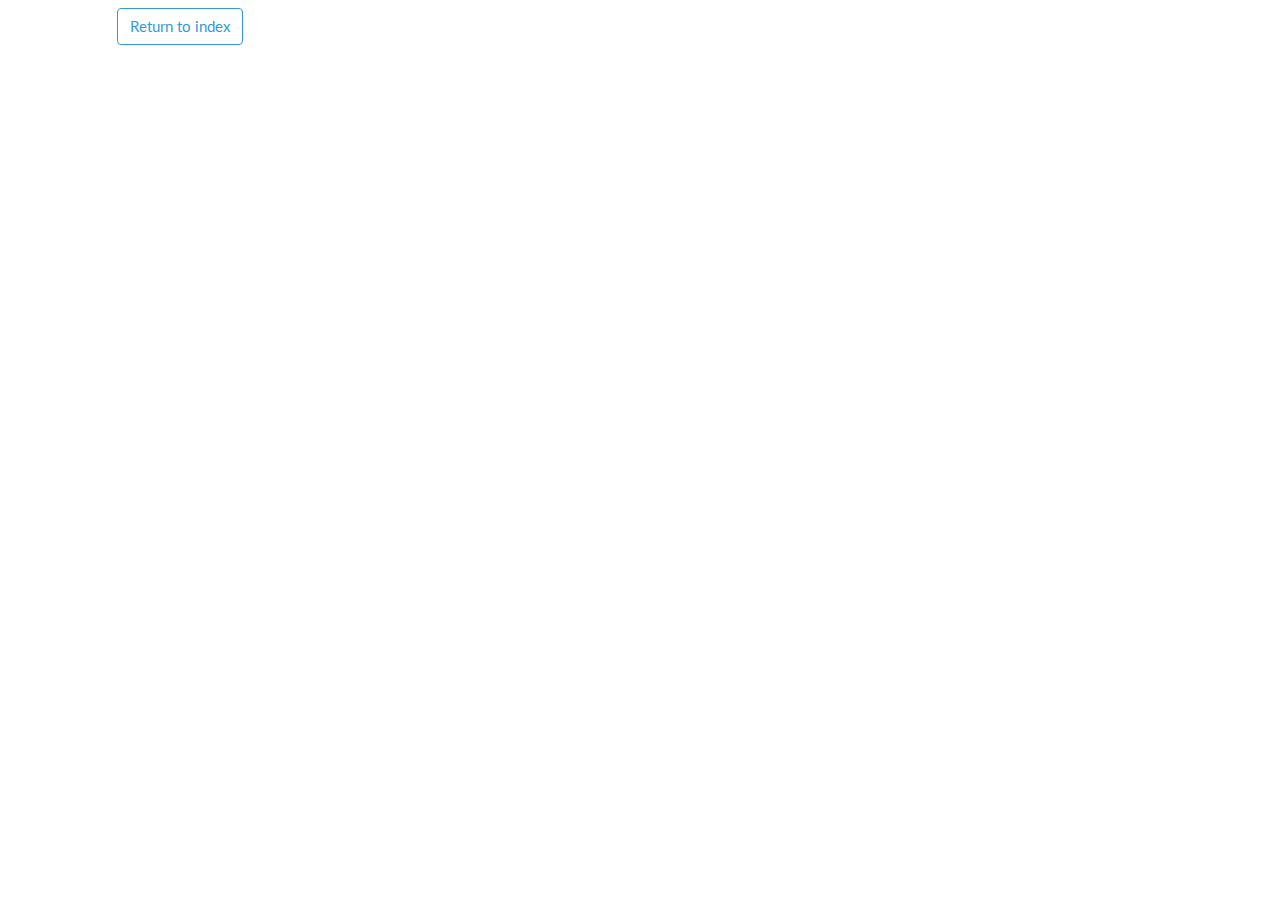
<file: _empty_component.html>
<!DOCTYPE html>
<html lang="en">
<head>
  <meta charset="UTF-8">
  <meta name="viewport" content="width=device-width, initial-scale=1.0">

  <link rel="stylesheet" href="style.css"> 

  <title>Empty</title>
</head>
<body>
  <div class="container">
    
  <a class="nav-link" href="index.html"><button class="btn btn-outline-info">Return to index</button></a>

  </div>
</body>
</html>
</file>
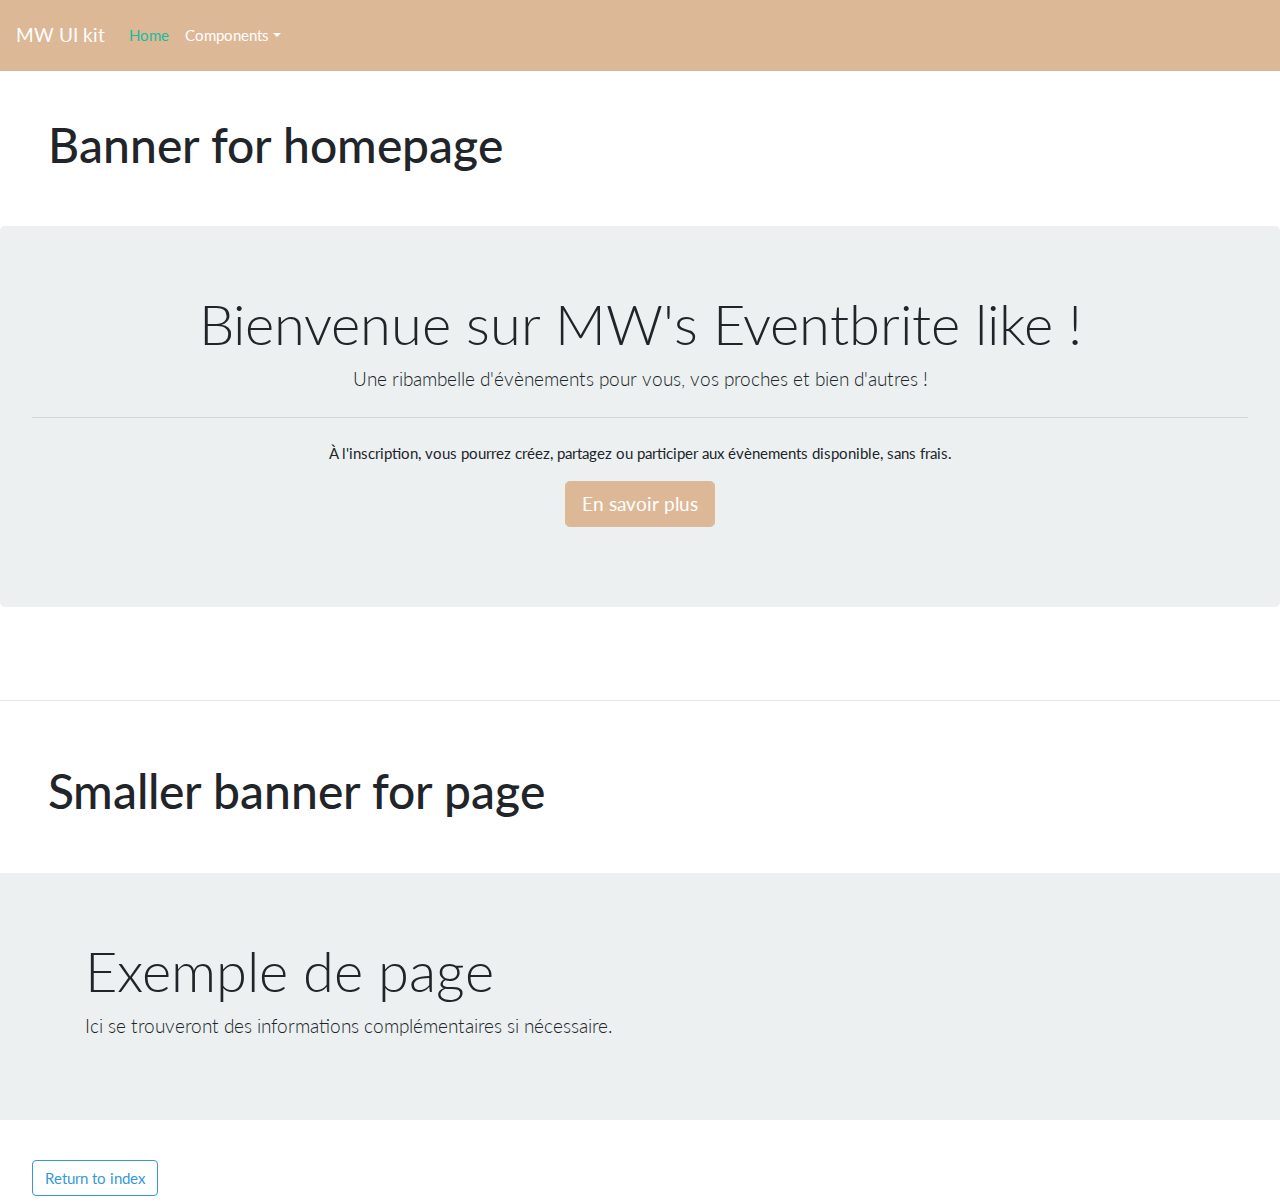
<file: banners.html>
<!DOCTYPE html>
<html lang="en">
<head>
  <meta charset="UTF-8">
  <meta name="viewport" content="width=device-width, initial-scale=1.0">

  <link rel="stylesheet" href="style.css"> 

  <link rel="stylesheet" href="https://use.fontawesome.com/releases/v5.15.1/css/all.css" integrity="sha384-vp86vTRFVJgpjF9jiIGPEEqYqlDwgyBgEF109VFjmqGmIY/Y4HV4d3Gp2irVfcrp" crossorigin="anonymous">

  <title>Banners</title>

  <link href="https://fonts.googleapis.com/css2?family=Headland+One&family=Open+Sans&display=swap" rel="stylesheet"> 
</head>
<body>

  <nav class="navbar navbar-expand-lg navbar-dark bg-primary sticky-top">
    <a class="navbar-brand" href="index.html">MW UI kit</a>
    <button class="navbar-toggler" type="button" data-toggle="collapse" data-target="#navbarColor00" aria-controls="navbarColor00" aria-expanded="false" aria-label="Toggle navigation">
      <span class="navbar-toggler-icon"></span>
    </button>

    <div class="collapse navbar-collapse" id="navbarColor00">
      <ul class="navbar-nav mr-auto">
        <li class="nav-item active">
          <a class="nav-link" href="index.html">Home
            <span class="sr-only">(current)</span>
          </a>
        </li>
        <li class="nav-item dropdown">
          <a class="nav-link dropdown-toggle" data-toggle="dropdown" href="#" role="button" aria-haspopup="true" aria-expanded="false">Components</a>
          <div class="dropdown-menu">
            <a class="dropdown-item" href="navbar.html">Navbar</a>
            <a class="dropdown-item" href="footer.html">Footer</a>
            <a class="dropdown-item" href="forms.html">Forms</a>
            <a class="dropdown-item" href="banners.html">Banners</a>
            <div class="dropdown-divider"></div>
            <a class="dropdown-item" href="cards.html">Cards</a>
            <a class="dropdown-item" href="cards_list.html">Cards list</a>
            <div class="dropdown-divider"></div>
            <a class="dropdown-item" href="comments.html">Comments</a>
            <a class="dropdown-item" href="comments_list.html">Comments list</a>
            <div class="dropdown-divider"></div>
            <a class="dropdown-item" href="landing_pages.html">Landing pages</a>
            <a class="dropdown-item" href="elements.html">Elements</a>
            <a class="dropdown-item" href="my_organism.html">My organism</a>
          </div>
        </li>
      </ul>
    </div>
  </nav>

  <br><br>
  <h1 class="pl-5">Banner for homepage</h1>
  <br><br>

  <div class="jumbotron text-center">
    <h1 class="display-4">Bienvenue sur MW's Eventbrite like !</h1>
    <p class="lead">Une ribambelle d'évènements pour vous, vos proches et bien d'autres !</p>
    <hr class="my-4">
    <p>À l'inscription, vous pourrez créez, partagez ou participer aux évènements disponible, sans frais.</p>
    <p class="lead">
      <a class="btn btn-primary btn-lg" href="#" role="button">En savoir plus</a>
    </p>
  </div>


  <br><br>
  <hr>
  <br><br>

  <h1 class="pl-5">Smaller banner for page</h1>
  <br><br>

  <div class="jumbotron jumbotron-fluid">
    <div class="container">
      <h1 class="display-4">Exemple de page</h1>
      <p class="lead">Ici se trouveront des informations complémentaires si nécessaire.</p>
    </div>
  </div>
    
  <a class="nav-link" href="index.html"><button class="btn btn-outline-info">Return to index</button></a>


  <!-- Optional JavaScript -->
    <!-- jQuery first, then Popper.js, then Bootstrap JS -->
    <script src="https://code.jquery.com/jquery-3.4.1.slim.min.js" integrity="sha384-J6qa4849blE2+poT4WnyKhv5vZF5SrPo0iEjwBvKU7imGFAV0wwj1yYfoRSJoZ+n" crossorigin="anonymous"></script>
    <script src="https://cdn.jsdelivr.net/npm/popper.js@1.16.0/dist/umd/popper.min.js" integrity="sha384-Q6E9RHvbIyZFJoft+2mJbHaEWldlvI9IOYy5n3zV9zzTtmI3UksdQRVvoxMfooAo" crossorigin="anonymous"></script>
    <script src="https://stackpath.bootstrapcdn.com/bootstrap/4.4.1/js/bootstrap.min.js" integrity="sha384-wfSDF2E50Y2D1uUdj0O3uMBJnjuUD4Ih7YwaYd1iqfktj0Uod8GCExl3Og8ifwB6" crossorigin="anonymous"></script>
</body>
</html>
</file>
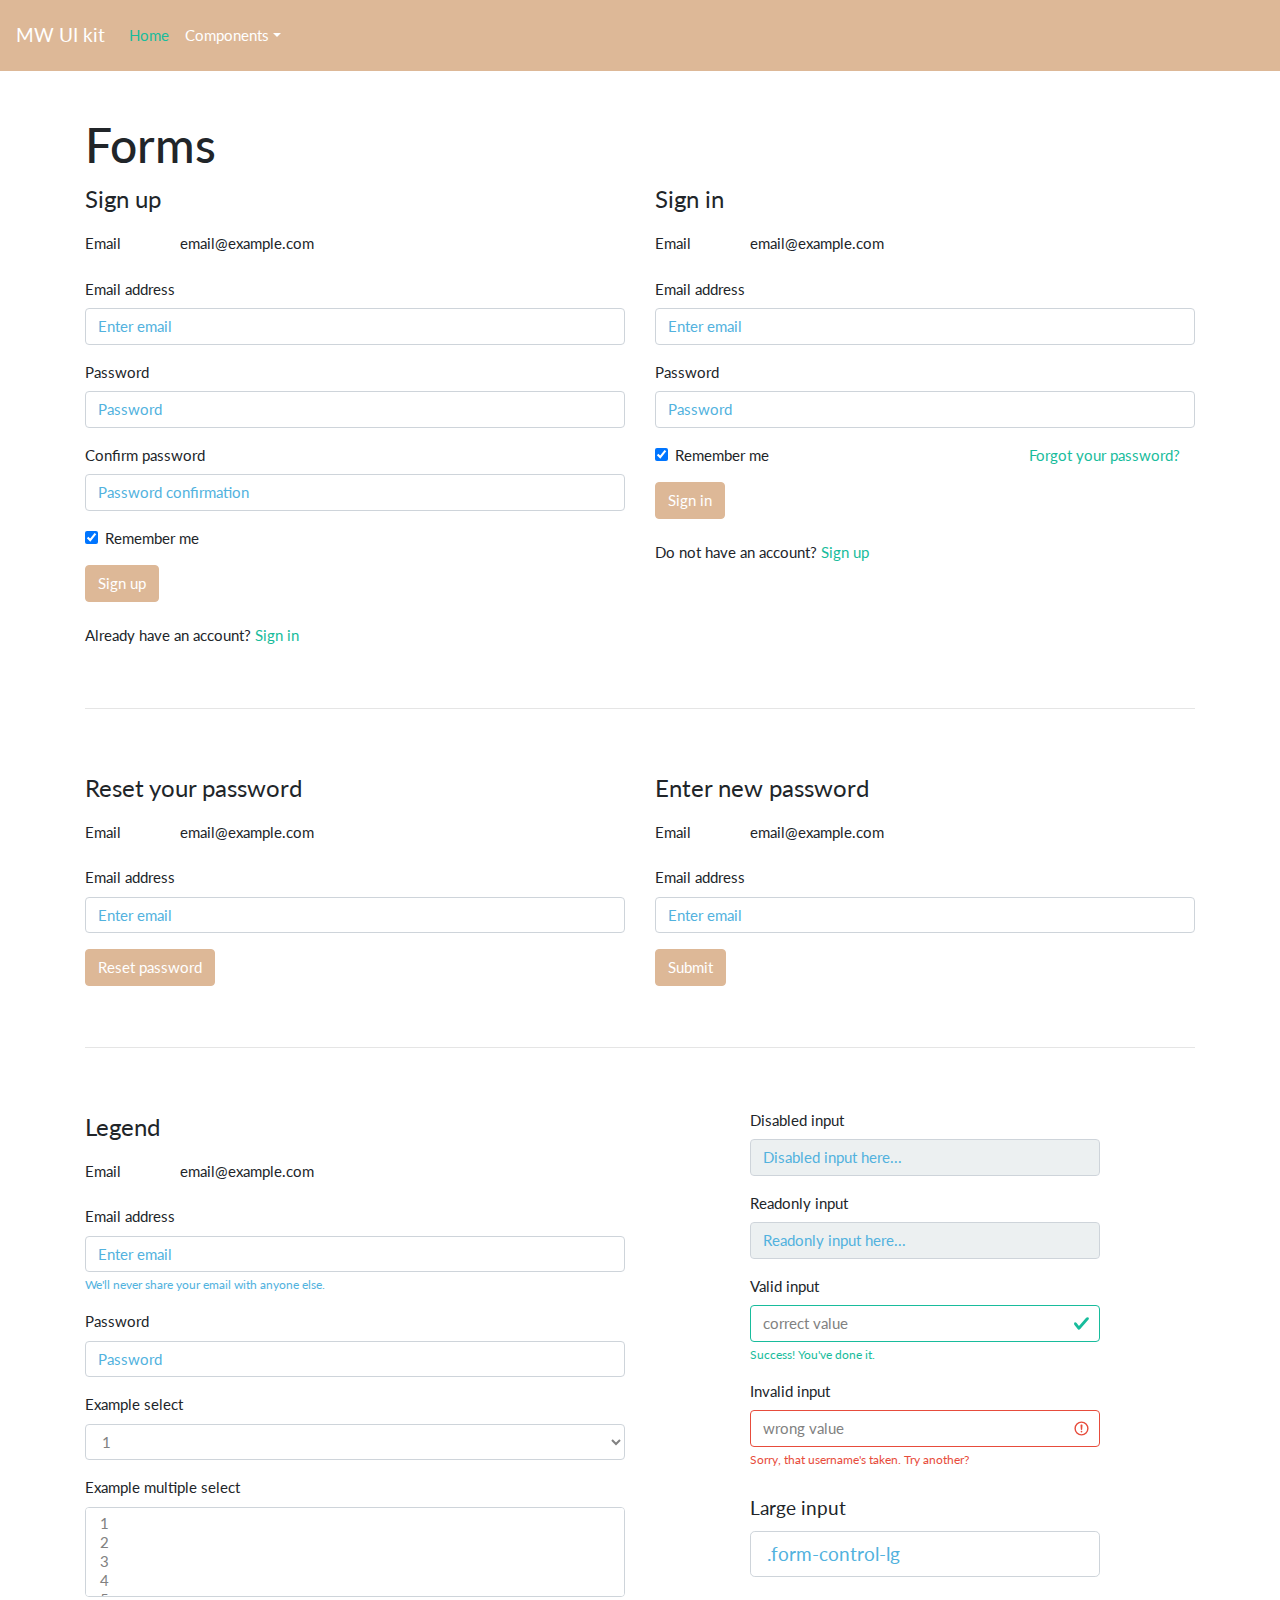
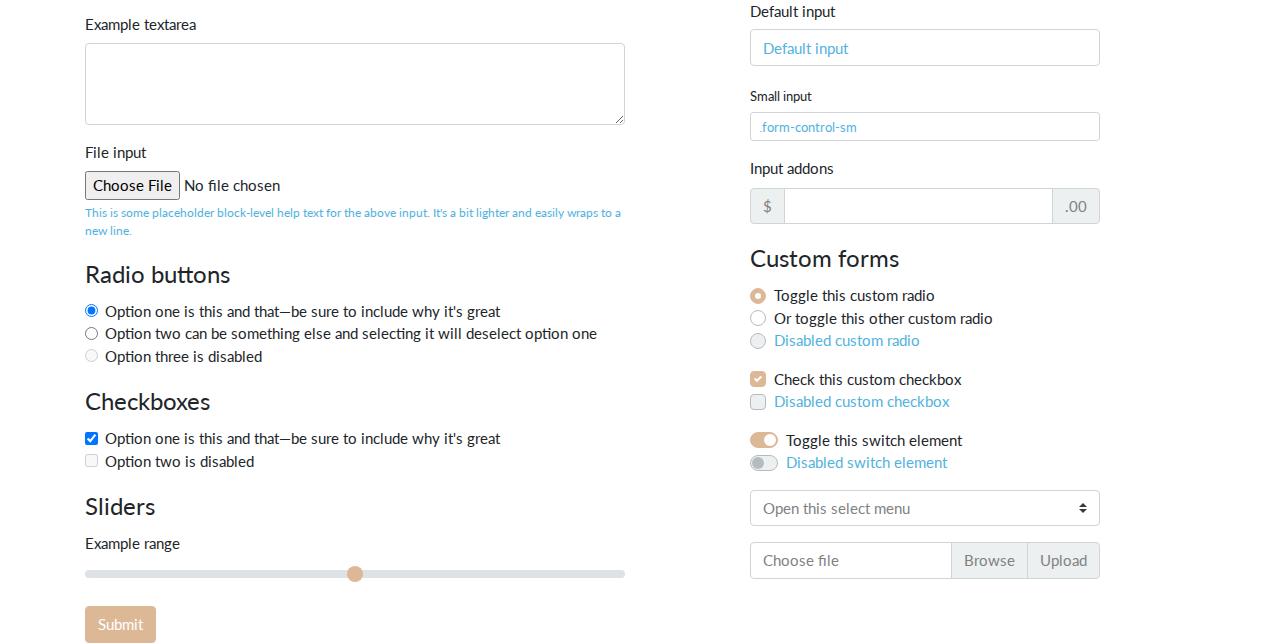
<file: forms.html>
<!DOCTYPE html>
<html lang="en">
<head>
  <meta charset="UTF-8">
  <meta name="viewport" content="width=device-width, initial-scale=1.0">

  <link rel="stylesheet" href="style.css"> 

  <link rel="stylesheet" href="https://use.fontawesome.com/releases/v5.15.1/css/all.css" integrity="sha384-vp86vTRFVJgpjF9jiIGPEEqYqlDwgyBgEF109VFjmqGmIY/Y4HV4d3Gp2irVfcrp" crossorigin="anonymous">

  <title>Forms</title>

  <link href="https://fonts.googleapis.com/css2?family=Headland+One&family=Open+Sans&display=swap" rel="stylesheet"> 
</head>
<body>

  <nav class="navbar navbar-expand-lg navbar-dark bg-primary sticky-top">
    <a class="navbar-brand" href="index.html">MW UI kit</a>
    <button class="navbar-toggler" type="button" data-toggle="collapse" data-target="#navbarColor00" aria-controls="navbarColor00" aria-expanded="false" aria-label="Toggle navigation">
      <span class="navbar-toggler-icon"></span>
    </button>

    <div class="collapse navbar-collapse" id="navbarColor00">
      <ul class="navbar-nav mr-auto">
        <li class="nav-item active">
          <a class="nav-link" href="index.html">Home
            <span class="sr-only">(current)</span>
          </a>
        </li>
        <li class="nav-item dropdown">
          <a class="nav-link dropdown-toggle" data-toggle="dropdown" href="#" role="button" aria-haspopup="true" aria-expanded="false">Components</a>
          <div class="dropdown-menu">
            <a class="dropdown-item" href="navbar.html">Navbar</a>
            <a class="dropdown-item" href="footer.html">Footer</a>
            <a class="dropdown-item" href="forms.html">Forms</a>
            <a class="dropdown-item" href="banners.html">Banners</a>
            <div class="dropdown-divider"></div>
            <a class="dropdown-item" href="cards.html">Cards</a>
            <a class="dropdown-item" href="cards_list.html">Cards list</a>
            <div class="dropdown-divider"></div>
            <a class="dropdown-item" href="comments.html">Comments</a>
            <a class="dropdown-item" href="comments_list.html">Comments list</a>
            <div class="dropdown-divider"></div>
            <a class="dropdown-item" href="landing_pages.html">Landing pages</a>
            <a class="dropdown-item" href="elements.html">Elements</a>
            <a class="dropdown-item" href="my_organism.html">My organism</a>
          </div>
        </li>
      </ul>
    </div>
  </nav>

  <div class="container">
    
    <div class="bs-docs-section">

      <br><br>
      
      <div class="row">
        <div class="col-lg-12">
          <div class="page-header">
            <h1 id="forms">Forms</h1>
          </div>
        </div>
      </div>

      <div class="row">

        <div class="col-lg-6">
          <div class="bs-component">
            <form>
              <fieldset>
                <legend>Sign up</legend>
                <div class="form-group row">
                  <label for="staticEmail" class="col-sm-2 col-form-label">Email</label>
                  <div class="col-sm-10">
                    <input type="text" readonly class="form-control-plaintext" id="staticEmail" value="email@example.com">
                  </div>
                </div>
                <div class="form-group">
                  <label for="exampleInputEmail1">Email address</label>
                  <input type="email" class="form-control" id="exampleInputEmail1" aria-describedby="emailHelp" placeholder="Enter email">
                </div>
                <div class="form-group">
                  <label for="exampleInputPassword1">Password</label>
                  <input type="password" class="form-control" id="exampleInputPassword1" placeholder="Password">
                </div>
                <div class="form-group">
                  <label for="exampleInputPassword1">Confirm password</label>
                  <input type="password" class="form-control" id="exampleInputPassword1" placeholder="Password confirmation">
                </div>

                <div class="row">
                    <fieldset class="form-group col-6">
                      <div class="form-check">
                        <label class="form-check-label">
                          <input class="form-check-input" type="checkbox" value="" checked>
                          Remember me
                        </label>
                      </div>
                    </fieldset>
                </div>
                <button type="submit" class="btn btn-primary">Sign up</button>
              </fieldset>
              <br>
              Already have an account? <a href="#">Sign in</a>

            </form>
          </div>
        </div>

        <div class="col-lg-6">
          <div class="bs-component">
            <form>
              <fieldset>
                <legend>Sign in</legend>
                <div class="form-group row">
                  <label for="staticEmail" class="col-sm-2 col-form-label">Email</label>
                  <div class="col-sm-10">
                    <input type="text" readonly class="form-control-plaintext" id="staticEmail" value="email@example.com">
                  </div>
                </div>
                <div class="form-group">
                  <label for="exampleInputEmail1">Email address</label>
                  <input type="email" class="form-control" id="exampleInputEmail1" aria-describedby="emailHelp" placeholder="Enter email">
                </div>
                <div class="form-group">
                  <label for="exampleInputPassword1">Password</label>
                  <input type="password" class="form-control" id="exampleInputPassword1" placeholder="Password">
                </div>
                
                <div class="row">
                    <fieldset class="form-group col-6">
                      <div class="form-check">
                        <label class="form-check-label">
                          <input class="form-check-input" type="checkbox" value="" checked>
                          Remember me
                        </label>
                      </div>
                    </fieldset>
                    <div class="row col-6">
                      <a href="#" class="ml-auto" >Forgot your password?</a>
                    </div>
                </div>
                <button type="submit" class="btn btn-primary">Sign in</button>
              </fieldset>
              <br>
              Do not have an account? <a href="#">Sign up</a>
            </form>
          </div>
        </div>

      </div>

      <br><br>
      <hr>
      <br><br>

      <div class="row">

        <div class="col-lg-6">

          <div class="bs-component">
            <form>
              <fieldset>
                <legend>Reset your password</legend>
                <div class="form-group row">
                  <label for="staticEmail" class="col-sm-2 col-form-label">Email</label>
                  <div class="col-sm-10">
                    <input type="text" readonly class="form-control-plaintext" id="staticEmail" value="email@example.com">
                  </div>
                </div>
                <div class="form-group">
                  <label for="exampleInputEmail1">Email address</label>
                  <input type="email" class="form-control" id="exampleInputEmail1" aria-describedby="emailHelp" placeholder="Enter email">
                </div>
            <button type="submit" class="btn btn-primary">Reset password</button>
          </div>
        </div>

        <div class="col-lg-6">
          <div class="bs-component">
            <form>
              <fieldset>
                <legend>Enter new password</legend>
                <div class="form-group row">
                  <label for="staticEmail" class="col-sm-2 col-form-label">Email</label>
                  <div class="col-sm-10">
                    <input type="text" readonly class="form-control-plaintext" id="staticEmail" value="email@example.com">
                  </div>
                </div>
                <div class="form-group">
                  <label for="exampleInputEmail1">Email address</label>
                  <input type="email" class="form-control" id="exampleInputEmail1" aria-describedby="emailHelp" placeholder="Enter email">
                </div>
            <button type="submit" class="btn btn-primary">Submit</button>
          </div>
        </div>

      </div>

      <br><br>
      <hr>
      <br><br>
      
      <div class="row">
        <div class="col-lg-6">
          <div class="bs-component">
            <form>
              <fieldset>
                <legend>Legend</legend>
                <div class="form-group row">
                  <label for="staticEmail" class="col-sm-2 col-form-label">Email</label>
                  <div class="col-sm-10">
                    <input type="text" readonly class="form-control-plaintext" id="staticEmail" value="email@example.com">
                  </div>
                </div>
                <div class="form-group">
                  <label for="exampleInputEmail1">Email address</label>
                  <input type="email" class="form-control" id="exampleInputEmail1" aria-describedby="emailHelp" placeholder="Enter email">
                  <small id="emailHelp" class="form-text text-muted">We'll never share your email with anyone else.</small>
                </div>
                <div class="form-group">
                  <label for="exampleInputPassword1">Password</label>
                  <input type="password" class="form-control" id="exampleInputPassword1" placeholder="Password">
                </div>
                <div class="form-group">
                  <label for="exampleSelect1">Example select</label>
                  <select class="form-control" id="exampleSelect1">
                    <option>1</option>
                    <option>2</option>
                    <option>3</option>
                    <option>4</option>
                    <option>5</option>
                  </select>
                </div>
                <div class="form-group">
                  <label for="exampleSelect2">Example multiple select</label>
                  <select multiple class="form-control" id="exampleSelect2">
                    <option>1</option>
                    <option>2</option>
                    <option>3</option>
                    <option>4</option>
                    <option>5</option>
                  </select>
                </div>
                <div class="form-group">
                  <label for="exampleTextarea">Example textarea</label>
                  <textarea class="form-control" id="exampleTextarea" rows="3"></textarea>
                </div>
                <div class="form-group">
                  <label for="exampleInputFile">File input</label>
                  <input type="file" class="form-control-file" id="exampleInputFile" aria-describedby="fileHelp">
                  <small id="fileHelp" class="form-text text-muted">This is some placeholder block-level help text for the above input. It's a bit lighter and easily wraps to a new line.</small>
                </div>
                <fieldset class="form-group">
                  <legend>Radio buttons</legend>
                  <div class="form-check">
                    <label class="form-check-label">
                      <input type="radio" class="form-check-input" name="optionsRadios" id="optionsRadios1" value="option1" checked>
                      Option one is this and that&mdash;be sure to include why it's great
                    </label>
                  </div>
                  <div class="form-check">
                    <label class="form-check-label">
                      <input type="radio" class="form-check-input" name="optionsRadios" id="optionsRadios2" value="option2">
                      Option two can be something else and selecting it will deselect option one
                    </label>
                  </div>
                  <div class="form-check disabled">
                    <label class="form-check-label">
                      <input type="radio" class="form-check-input" name="optionsRadios" id="optionsRadios3" value="option3" disabled>
                      Option three is disabled
                    </label>
                  </div>
                </fieldset>
                <fieldset class="form-group">
                  <legend>Checkboxes</legend>
                  <div class="form-check">
                    <label class="form-check-label">
                      <input class="form-check-input" type="checkbox" value="" checked>
                      Option one is this and that&mdash;be sure to include why it's great
                    </label>
                  </div>
                  <div class="form-check disabled">
                    <label class="form-check-label">
                      <input class="form-check-input" type="checkbox" value="" disabled>
                      Option two is disabled
                    </label>
                  </div>
                </fieldset>
                <fieldset class="form-group">
                  <legend>Sliders</legend>
                  <label for="customRange1">Example range</label>
                  <input type="range" class="custom-range" id="customRange1">
                </fieldset>
                <button type="submit" class="btn btn-primary">Submit</button>
              </fieldset>
            </form>
          </div>
        </div>
        <div class="col-lg-4 offset-lg-1">
          <form class="bs-component">
            <div class="form-group">
              <fieldset disabled>
                <label class="control-label" for="disabledInput">Disabled input</label>
                <input class="form-control" id="disabledInput" type="text" placeholder="Disabled input here..." disabled>
              </fieldset>
            </div>
    
            <div class="form-group">
              <fieldset>
                <label class="control-label" for="readOnlyInput">Readonly input</label>
                <input class="form-control" id="readOnlyInput" type="text" placeholder="Readonly input here..." readonly>
              </fieldset>
            </div>
    
            <div class="form-group has-success">
              <label class="form-control-label" for="inputValid">Valid input</label>
              <input type="text" value="correct value" class="form-control is-valid" id="inputValid">
              <div class="valid-feedback">Success! You've done it.</div>
            </div>
    
            <div class="form-group has-danger">
              <label class="form-control-label" for="inputInvalid">Invalid input</label>
              <input type="text" value="wrong value" class="form-control is-invalid" id="inputInvalid">
              <div class="invalid-feedback">Sorry, that username's taken. Try another?</div>
            </div>
    
            <div class="form-group">
              <label class="col-form-label col-form-label-lg" for="inputLarge">Large input</label>
              <input class="form-control form-control-lg" type="text" placeholder=".form-control-lg" id="inputLarge">
            </div>
    
            <div class="form-group">
              <label class="col-form-label" for="inputDefault">Default input</label>
              <input type="text" class="form-control" placeholder="Default input" id="inputDefault">
            </div>
    
            <div class="form-group">
              <label class="col-form-label col-form-label-sm" for="inputSmall">Small input</label>
              <input class="form-control form-control-sm" type="text" placeholder=".form-control-sm" id="inputSmall">
            </div>
    
            <div class="form-group">
              <label class="control-label">Input addons</label>
              <div class="form-group">
                <div class="input-group mb-3">
                  <div class="input-group-prepend">
                    <span class="input-group-text">$</span>
                  </div>
                  <input type="text" class="form-control" aria-label="Amount (to the nearest dollar)">
                  <div class="input-group-append">
                    <span class="input-group-text">.00</span>
                  </div>
                </div>
              </div>
            </div>
          </form>
    
          <div class="bs-component">
            <fieldset>
              <legend>Custom forms</legend>
              <div class="form-group">
                <div class="custom-control custom-radio">
                  <input type="radio" id="customRadio1" name="customRadio" class="custom-control-input" checked>
                  <label class="custom-control-label" for="customRadio1">Toggle this custom radio</label>
                </div>
                <div class="custom-control custom-radio">
                  <input type="radio" id="customRadio2" name="customRadio" class="custom-control-input">
                  <label class="custom-control-label" for="customRadio2">Or toggle this other custom radio</label>
                </div>
                <div class="custom-control custom-radio">
                  <input type="radio" id="customRadio3" name="customRadio" class="custom-control-input" disabled>
                  <label class="custom-control-label" for="customRadio3">Disabled custom radio</label>
                </div>
              </div>
              <div class="form-group">
                <div class="custom-control custom-checkbox">
                  <input type="checkbox" class="custom-control-input" id="customCheck1" checked>
                  <label class="custom-control-label" for="customCheck1">Check this custom checkbox</label>
                </div>
                <div class="custom-control custom-checkbox">
                  <input type="checkbox" class="custom-control-input" id="customCheck2" disabled>
                  <label class="custom-control-label" for="customCheck2">Disabled custom checkbox</label>
                </div>
              </div>
              <div class="form-group">
                <div class="custom-control custom-switch">
                  <input type="checkbox" class="custom-control-input" id="customSwitch1" checked>
                  <label class="custom-control-label" for="customSwitch1">Toggle this switch element</label>
                </div>
                <div class="custom-control custom-switch">
                  <input type="checkbox" class="custom-control-input" disabled id="customSwitch2">
                  <label class="custom-control-label" for="customSwitch2">Disabled switch element</label>
                </div>
              </div>
              <div class="form-group">
                <select class="custom-select">
                  <option selected>Open this select menu</option>
                  <option value="1">One</option>
                  <option value="2">Two</option>
                  <option value="3">Three</option>
                </select>
              </div>
              <div class="form-group">
                <div class="input-group mb-3">
                  <div class="custom-file">
                    <input type="file" class="custom-file-input" id="inputGroupFile02">
                    <label class="custom-file-label" for="inputGroupFile02">Choose file</label>
                  </div>
                  <div class="input-group-append">
                    <span class="input-group-text">Upload</span>
                  </div>
                </div>
              </div>
            </fieldset>
          </div>
        </div>
      </div>
    </div>

  </div>

  <!-- Optional JavaScript -->
    <!-- jQuery first, then Popper.js, then Bootstrap JS -->
    <script src="https://code.jquery.com/jquery-3.4.1.slim.min.js" integrity="sha384-J6qa4849blE2+poT4WnyKhv5vZF5SrPo0iEjwBvKU7imGFAV0wwj1yYfoRSJoZ+n" crossorigin="anonymous"></script>
    <script src="https://cdn.jsdelivr.net/npm/popper.js@1.16.0/dist/umd/popper.min.js" integrity="sha384-Q6E9RHvbIyZFJoft+2mJbHaEWldlvI9IOYy5n3zV9zzTtmI3UksdQRVvoxMfooAo" crossorigin="anonymous"></script>
    <script src="https://stackpath.bootstrapcdn.com/bootstrap/4.4.1/js/bootstrap.min.js" integrity="sha384-wfSDF2E50Y2D1uUdj0O3uMBJnjuUD4Ih7YwaYd1iqfktj0Uod8GCExl3Og8ifwB6" crossorigin="anonymous"></script>
</body>
</html>
</file>
